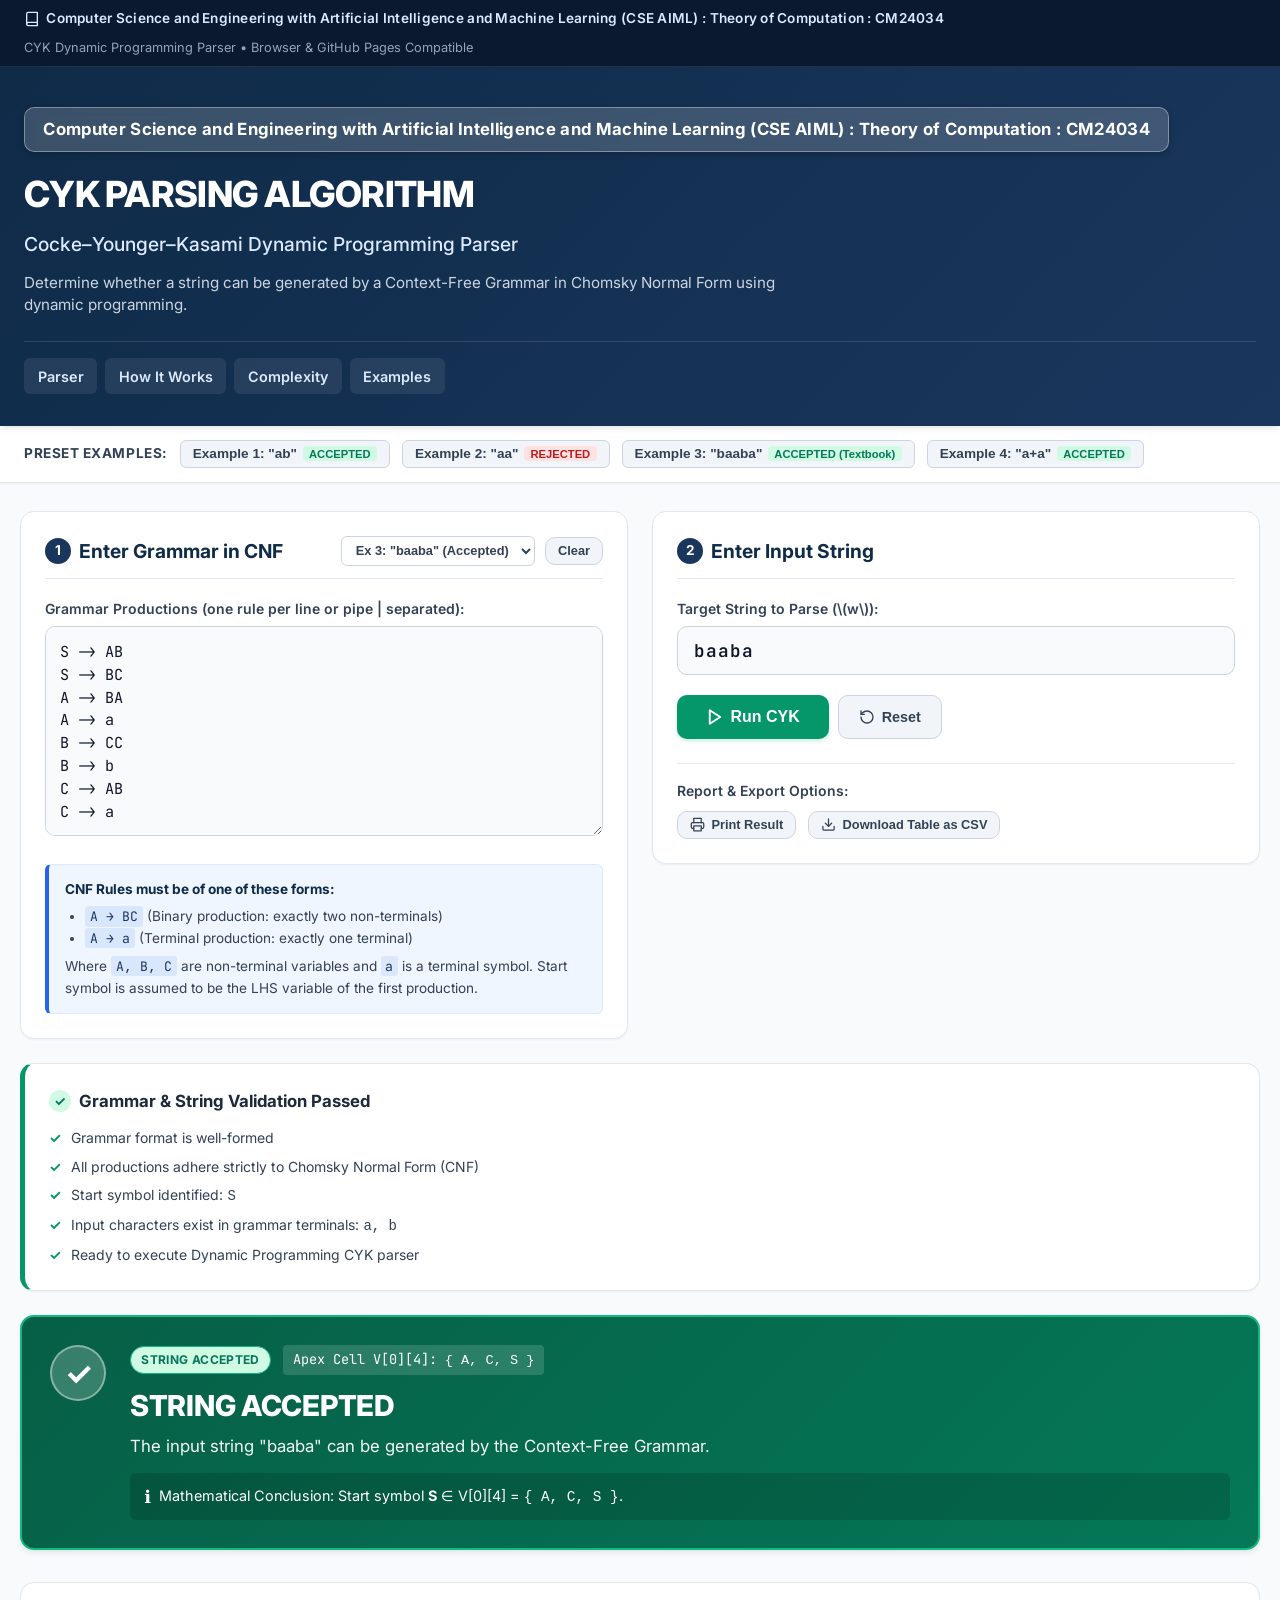
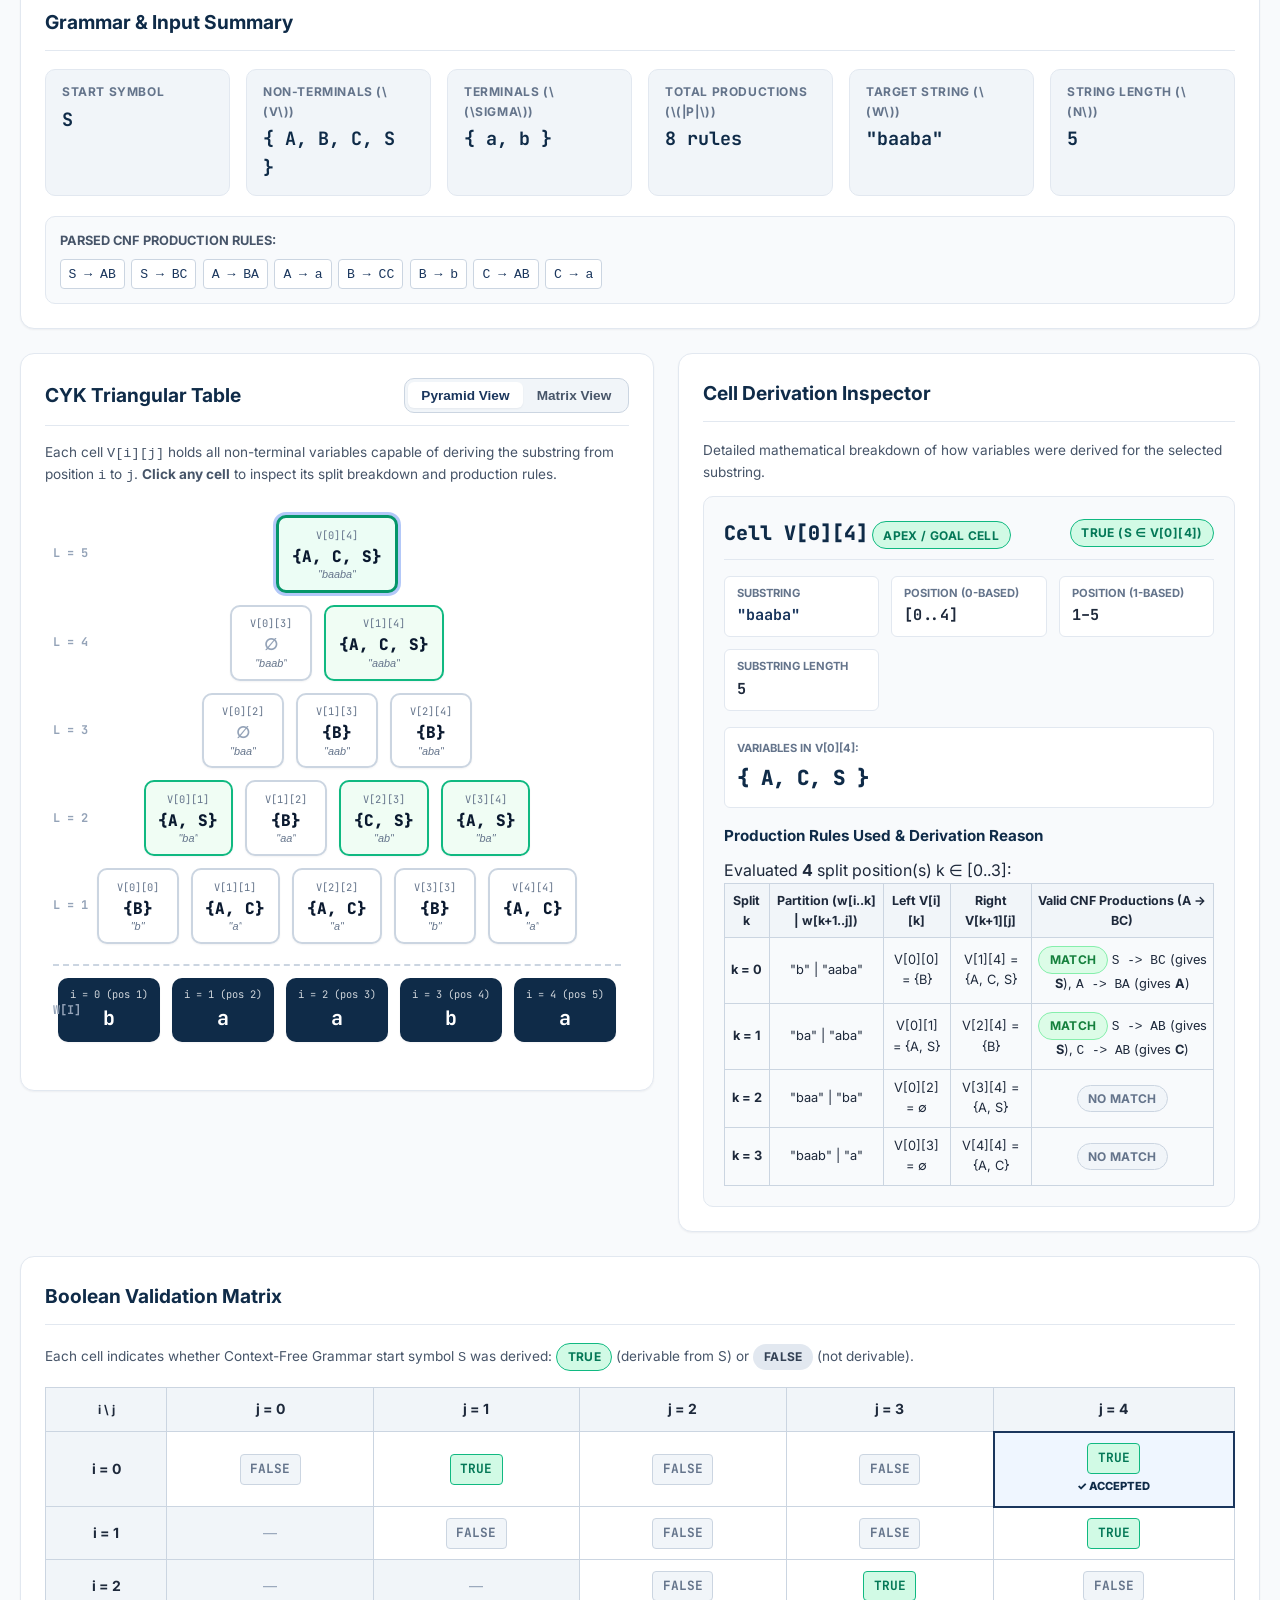
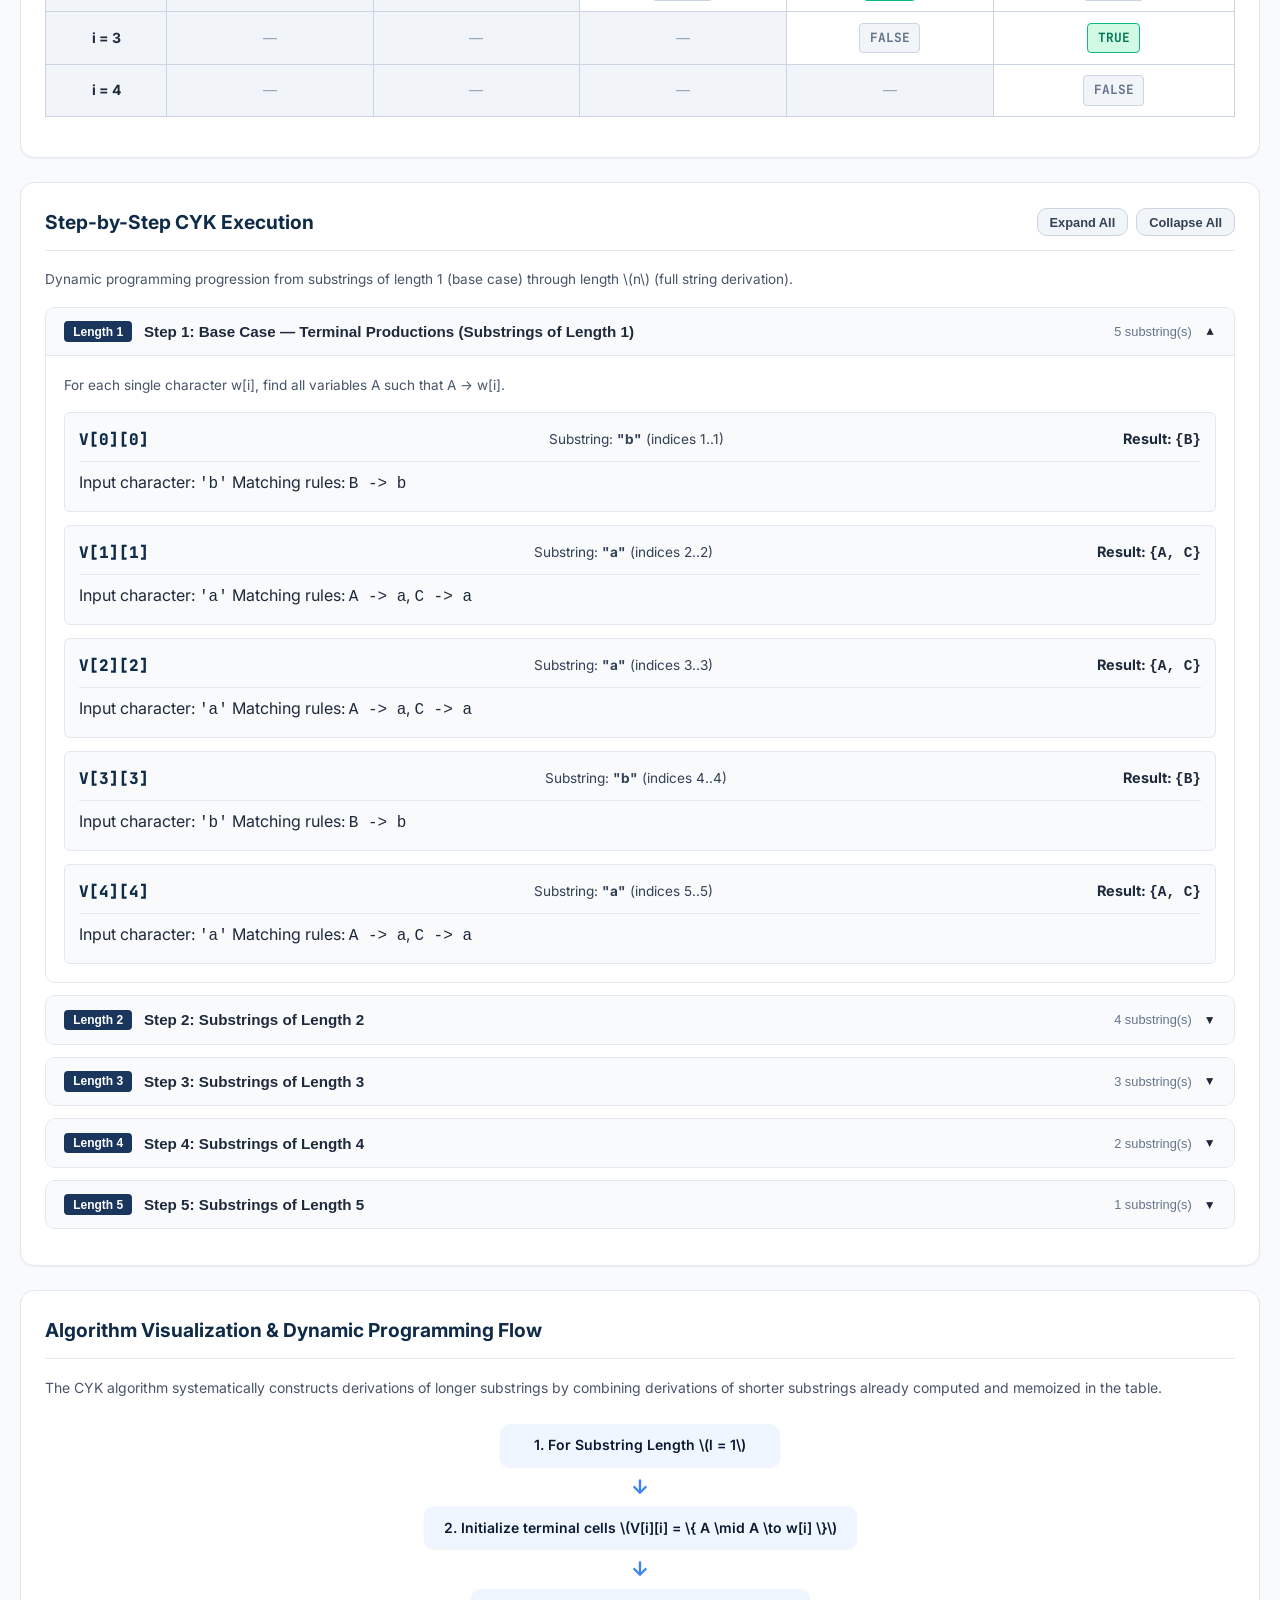
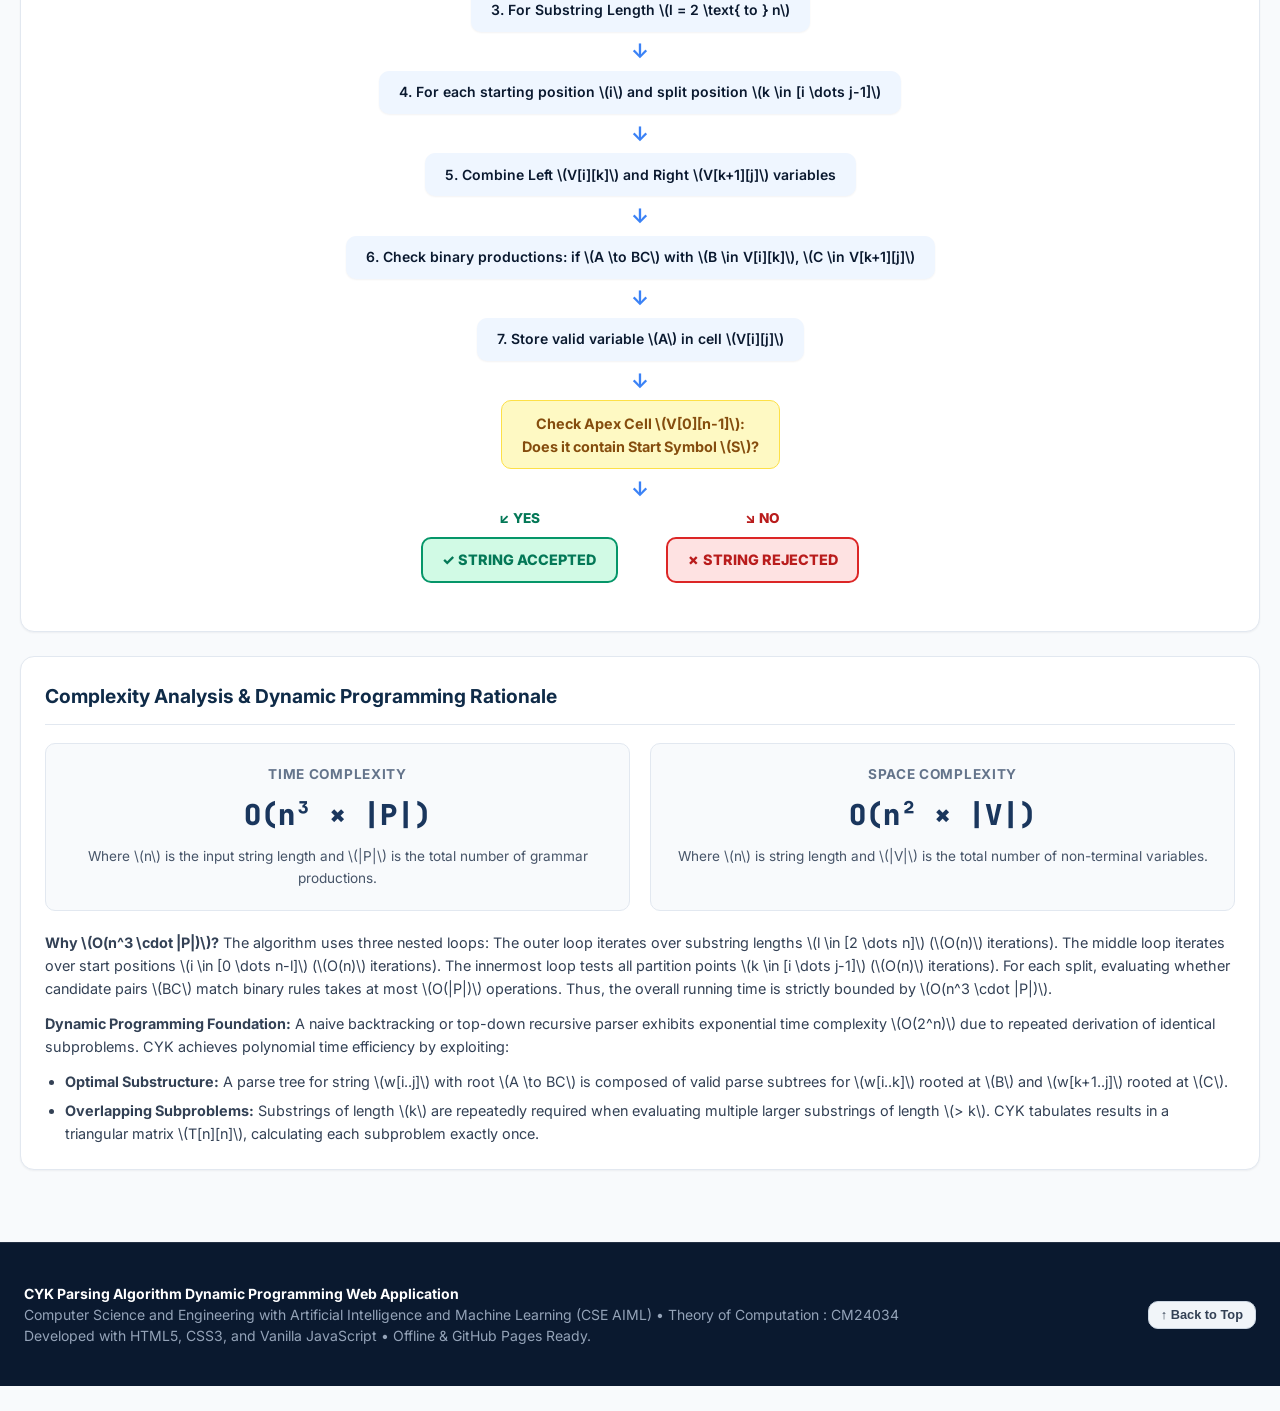
<file: index.html>
<!DOCTYPE html>
<html lang="en">
<head>
  <meta charset="UTF-8">
  <meta name="viewport" content="width=device-width, initial-scale=1.0">
  <title>Computer Science and Engineering with Artificial Intelligence and Machine Learning (CSE AIML) : Theory of Computation : CM24034</title>
  <link rel="stylesheet" href="style.css?v=2">
  <link rel="preconnect" href="https://fonts.googleapis.com">
  <link rel="preconnect" href="https://fonts.gstatic.com" crossorigin>
  <link href="https://fonts.googleapis.com/css2?family=Inter:wght@400;500;600;700;800&family=JetBrains+Mono:wght@400;500;600;700&display=swap" rel="stylesheet">
</head>
<body>

  <!-- Academic Department Header Bar -->
  <aside class="college-header-bar" aria-label="Course and Department Info">
    <div class="college-header-inner">
      <span class="course-tag">
        <svg width="16" height="16" viewBox="0 0 24 24" fill="none" stroke="currentColor" stroke-width="2" stroke-linecap="round" stroke-linejoin="round" aria-hidden="true"><path d="M4 19.5A2.5 2.5 0 0 1 6.5 17H20"></path><path d="M6.5 2H20v20H6.5A2.5 2.5 0 0 1 4 19.5v-15A2.5 2.5 0 0 1 6.5 2z"></path></svg>
        Computer Science and Engineering with Artificial Intelligence and Machine Learning (CSE AIML) : Theory of Computation : CM24034
      </span>
      <span class="project-affiliation">CYK Dynamic Programming Parser &bull; Browser &amp; GitHub Pages Compatible</span>
    </div>
  </aside>

  <!-- HEADER -->
  <header class="site-header">
    <div class="header-container">
      <div class="site-title-wrap">
        <div class="dept-course-title">
          Computer Science and Engineering with Artificial Intelligence and Machine Learning (CSE AIML) : Theory of Computation : CM24034
        </div>
        <h1 class="main-title">CYK PARSING ALGORITHM</h1>
        <p class="subtitle">Cocke–Younger–Kasami Dynamic Programming Parser</p>
        <p class="header-description">
          Determine whether a string can be generated by a Context-Free Grammar in Chomsky Normal Form using dynamic programming.
        </p>
      </div>

      <!-- Navigation -->
      <nav class="main-nav" aria-label="Main Navigation">
        <a href="#parser-section" class="nav-link">Parser</a>
        <a href="#how-it-works-section" class="nav-link">How It Works</a>
        <a href="#complexity-section" class="nav-link">Complexity</a>
        <a href="#examples-section" class="nav-link">Examples</a>
      </nav>
    </div>
  </header>

  <!-- SECTION 13: PRESET EXAMPLE BUTTONS BAR -->
  <section class="preset-bar" id="examples-section" aria-label="Preset Examples">
    <div class="preset-container">
      <span class="preset-label">Preset Examples:</span>
      <button type="button" class="btn-preset" data-preset="example1" title="S->AB, A->a, B->b with 'ab'">
        Example 1: "ab" <span class="preset-badge badge-acc">ACCEPTED</span>
      </button>
      <button type="button" class="btn-preset" data-preset="example2" title="S->AB, A->a, B->b with 'aa'">
        Example 2: "aa" <span class="preset-badge badge-rej">REJECTED</span>
      </button>
      <button type="button" class="btn-preset" data-preset="example3" title="Classic 4-variable textbook grammar with 'baaba'">
        Example 3: "baaba" <span class="preset-badge badge-acc">ACCEPTED (Textbook)</span>
      </button>
      <button type="button" class="btn-preset" data-preset="example4" title="Arithmetic expression grammar with 'a+a'">
        Example 4: "a+a" <span class="preset-badge badge-acc">ACCEPTED</span>
      </button>
    </div>
  </section>

  <!-- MAIN APPLICATION CONTENT -->
  <main class="main-content" id="parser-section">

    <!-- INPUT CARDS (TWO COLUMN GRID) -->
    <div class="two-col-grid">

      <!-- SECTION 1: GRAMMAR INPUT -->
      <div class="card">
        <div class="card-header">
          <h2 class="card-title">
            <span class="card-title-num">1</span>
            Enter Grammar in CNF
          </h2>
          <div class="btn-group" style="align-items: center;">
            <select id="presetSelect" class="preset-dropdown" aria-label="Select Preset Example" style="padding: 0.35rem 0.6rem; border-radius: var(--border-radius-sm); border: 1px solid var(--neutral-300); font-size: 0.8rem; background: var(--white); font-weight: 600; color: var(--neutral-700);">
              <option value="">-- Load Preset --</option>
              <option value="example1">Ex 1: "ab" (Accepted)</option>
              <option value="example2">Ex 2: "aa" (Rejected)</option>
              <option value="example3" selected>Ex 3: "baaba" (Accepted)</option>
              <option value="example4">Ex 4: "a+a" (Accepted)</option>
            </select>
            <button type="button" class="btn btn-secondary btn-sm" id="btnClear">Clear</button>
          </div>
        </div>

        <div class="form-group">
          <label for="grammarInput" class="form-label">Grammar Productions (one rule per line or pipe | separated):</label>
          <textarea id="grammarInput" class="grammar-textarea" spellcheck="false" placeholder="S -> AB&#10;S -> BC&#10;A -> BA&#10;A -> a&#10;B -> CC&#10;B -> b&#10;C -> AB&#10;C -> a"></textarea>
        </div>

        <!-- CNF Rules Information Box -->
        <div class="info-box">
          <strong>CNF Rules must be of one of these forms:</strong>
          <ul>
            <li><code>A &rarr; BC</code> (Binary production: exactly two non-terminals)</li>
            <li><code>A &rarr; a</code> (Terminal production: exactly one terminal)</li>
          </ul>
          <p style="margin-top: 0.4rem;">
            Where <code>A, B, C</code> are non-terminal variables and <code>a</code> is a terminal symbol. Start symbol is assumed to be the LHS variable of the first production.
          </p>
        </div>
      </div>

      <!-- SECTION 2: STRING INPUT & CONTROLS -->
      <div class="card">
        <div class="card-header">
          <h2 class="card-title">
            <span class="card-title-num">2</span>
            Enter Input String
          </h2>
        </div>

        <div class="form-group">
          <label for="stringInput" class="form-label">Target String to Parse (\(w\)):</label>
          <div class="string-input-wrap">
            <input type="text" id="stringInput" class="string-input" placeholder="Enter string, e.g. baaba" value="baaba" autocomplete="off" spellcheck="false">
          </div>
        </div>

        <div class="btn-group" style="margin-top: 1rem;">
          <button type="button" class="btn btn-run" id="btnRun">
            <svg width="18" height="18" viewBox="0 0 24 24" fill="none" stroke="currentColor" stroke-width="2.5" stroke-linecap="round" stroke-linejoin="round" aria-hidden="true"><polygon points="5 3 19 12 5 21 5 3"></polygon></svg>
            Run CYK
          </button>
          <button type="button" class="btn btn-secondary" id="btnReset">
            <svg width="16" height="16" viewBox="0 0 24 24" fill="none" stroke="currentColor" stroke-width="2" stroke-linecap="round" stroke-linejoin="round" aria-hidden="true"><path d="M3 12a9 9 0 1 0 9-9 9.75 9.75 0 0 0-6.74 2.74L3 8"></path><path d="M3 3v5h5"></path></svg>
            Reset
          </button>
        </div>

        <!-- SECTION 14: EXPORT & PRESENTATION FEATURES -->
        <div style="margin-top: 1.5rem; padding-top: 1rem; border-top: 1px solid var(--neutral-200);">
          <label class="form-label" style="margin-bottom: 0.5rem;">Report &amp; Export Options:</label>
          <div class="action-buttons-wrap">
            <button type="button" class="btn btn-secondary btn-sm" id="btnPrint" title="Print academic project report or export to PDF">
              <svg width="15" height="15" viewBox="0 0 24 24" fill="none" stroke="currentColor" stroke-width="2" stroke-linecap="round" stroke-linejoin="round" aria-hidden="true"><polyline points="6 9 6 2 18 2 18 9"></polyline><path d="M6 18H4a2 2 0 0 1-2-2v-5a2 2 0 0 1 2-2h16a2 2 0 0 1 2 2v5a2 2 0 0 1-2 2h-2"></path><rect x="6" y="14" width="12" height="8"></rect></svg>
              Print Result
            </button>
            <button type="button" class="btn btn-secondary btn-sm" id="btnDownloadCSV" title="Download CYK dynamic programming table as CSV">
              <svg width="15" height="15" viewBox="0 0 24 24" fill="none" stroke="currentColor" stroke-width="2" stroke-linecap="round" stroke-linejoin="round" aria-hidden="true"><path d="M21 15v4a2 2 0 0 1-2 2H5a2 2 0 0 1-2-2v-4"></path><polyline points="7 10 12 15 17 10"></polyline><line x1="12" y1="15" x2="12" y2="3"></line></svg>
              Download Table as CSV
            </button>
          </div>
        </div>

      </div>
    </div>

    <!-- SECTION 3: INPUT VALIDATION CARD -->
    <div id="validationCard" class="card validation-card hidden">
      <div id="validationList"></div>
    </div>

    <!-- DYNAMIC OUTPUT SECTION (HIDDEN UNTIL VALID RUN) -->
    <div id="outputSection" class="hidden">

      <!-- SECTION 12: RESULT CARD (PROMINENT BANNER) -->
      <section id="resultBanner" class="result-banner accepted" aria-live="polite">
        <!-- Rendered dynamically by script.js -->
      </section>

      <!-- SECTION 4: GRAMMAR SUMMARY -->
      <section class="card" id="summaryCard">
        <div class="card-header">
          <h2 class="card-title">Grammar &amp; Input Summary</h2>
        </div>
        <div class="summary-grid">
          <div class="summary-metric">
            <span class="metric-label">Start Symbol</span>
            <span class="metric-value" id="summaryStartSymbol">S</span>
          </div>
          <div class="summary-metric">
            <span class="metric-label">Non-Terminals (\(V\))</span>
            <span class="metric-value" id="summaryNonTerminals">{ S, A, B, C }</span>
          </div>
          <div class="summary-metric">
            <span class="metric-label">Terminals (\(\Sigma\))</span>
            <span class="metric-value" id="summaryTerminals">{ a, b }</span>
          </div>
          <div class="summary-metric">
            <span class="metric-label">Total Productions (\(|P|\))</span>
            <span class="metric-value" id="summaryProdCount">8 rules</span>
          </div>
          <div class="summary-metric">
            <span class="metric-label">Target String (\(w\))</span>
            <span class="metric-value" id="summaryString">"baaba"</span>
          </div>
          <div class="summary-metric">
            <span class="metric-label">String Length (\(n\))</span>
            <span class="metric-value" id="summaryStringLen">5</span>
          </div>
        </div>

        <div class="summary-rules-box">
          <span class="field-label">Parsed CNF Production Rules:</span>
          <div class="productions-badges-wrap" id="summaryProductionsList"></div>
        </div>
      </section>

      <!-- SECTION 5: CYK TRIANGULAR TABLE & CELL INSPECTOR -->
      <div class="two-col-grid" style="margin-bottom: 1.5rem;">
        
        <!-- CYK TABLE CARD -->
        <section class="card" style="margin-bottom: 0;">
          <div class="card-header table-section-header">
            <h2 class="card-title">
              CYK Triangular Table
            </h2>
            <div class="view-toggle-btns" role="tablist">
              <button type="button" class="toggle-btn active" id="viewPyramidBtn" role="tab" aria-selected="true">Pyramid View</button>
              <button type="button" class="toggle-btn" id="viewMatrixBtn" role="tab" aria-selected="false">Matrix View</button>
            </div>
          </div>

          <p style="font-size: 0.85rem; color: var(--neutral-600); margin-bottom: 0.75rem;">
            Each cell <code>V[i][j]</code> holds all non-terminal variables capable of deriving the substring from position <code>i</code> to <code>j</code>. <strong>Click any cell</strong> to inspect its split breakdown and production rules.
          </p>

          <!-- Pyramid Container -->
          <div class="pyramid-scroll-wrap" id="pyramidContainer">
            <!-- Dynamically populated -->
          </div>

          <!-- Matrix Table Container (Hidden by default) -->
          <div id="matrixContainer" class="hidden">
            <!-- Dynamically populated -->
          </div>
        </section>

        <!-- CELL INSPECTOR CARD -->
        <section class="card" style="margin-bottom: 0;">
          <div class="card-header">
            <h2 class="card-title">
              Cell Derivation Inspector
            </h2>
          </div>
          <p style="font-size: 0.85rem; color: var(--neutral-600); margin-bottom: 0.75rem;">
            Detailed mathematical breakdown of how variables were derived for the selected substring.
          </p>
          <div id="cellInspector">
            <!-- Dynamically populated -->
          </div>
        </section>

      </div>

      <!-- SECTION 6: BOOLEAN VALIDATION MATRIX -->
      <section class="card">
        <div class="card-header">
          <h2 class="card-title">Boolean Validation Matrix</h2>
        </div>
        <div id="booleanMatrixContainer">
          <!-- Dynamically populated -->
        </div>
      </section>

      <!-- SECTION 7: STEP-BY-STEP CYK EXECUTION -->
      <section class="card">
        <div class="card-header">
          <h2 class="card-title">Step-by-Step CYK Execution</h2>
          <div class="trace-controls">
            <button type="button" class="btn btn-secondary btn-sm" id="btnExpandAll">Expand All</button>
            <button type="button" class="btn btn-secondary btn-sm" id="btnCollapseAll">Collapse All</button>
          </div>
        </div>
        <p style="font-size: 0.85rem; color: var(--neutral-600); margin-bottom: 1rem;">
          Dynamic programming progression from substrings of length 1 (base case) through length \(n\) (full string derivation).
        </p>
        <div id="traceAccordion">
          <!-- Dynamically populated -->
        </div>
      </section>

    </div>

    <!-- ACADEMIC & THEORETICAL SECTIONS -->

    <!-- SECTION 8: ALGORITHM VISUALIZATION FLOWCHART -->
    <section class="card" id="how-it-works-section">
      <div class="card-header">
        <h2 class="card-title">Algorithm Visualization &amp; Dynamic Programming Flow</h2>
      </div>
      <p style="font-size: 0.875rem; color: var(--neutral-600);">
        The CYK algorithm systematically constructs derivations of longer substrings by combining derivations of shorter substrings already computed and memoized in the table.
      </p>

      <div class="flowchart-wrapper" aria-label="CYK Algorithm Flowchart">
        <div class="flow-step">1. For Substring Length \(l = 1\)</div>
        <div class="flow-arrow">&darr;</div>
        <div class="flow-step">2. Initialize terminal cells \(V[i][i] = \{ A \mid A \to w[i] \}\)</div>
        <div class="flow-arrow">&darr;</div>
        <div class="flow-step">3. For Substring Length \(l = 2 \text{ to } n\)</div>
        <div class="flow-arrow">&darr;</div>
        <div class="flow-step">4. For each starting position \(i\) and split position \(k \in [i \dots j-1]\)</div>
        <div class="flow-arrow">&darr;</div>
        <div class="flow-step">5. Combine Left \(V[i][k]\) and Right \(V[k+1][j]\) variables</div>
        <div class="flow-arrow">&darr;</div>
        <div class="flow-step">6. Check binary productions: if \(A \to BC\) with \(B \in V[i][k]\), \(C \in V[k+1][j]\)</div>
        <div class="flow-arrow">&darr;</div>
        <div class="flow-step">7. Store valid variable \(A\) in cell \(V[i][j]\)</div>
        <div class="flow-arrow">&darr;</div>
        <div class="flow-decision">Check Apex Cell \(V[0][n-1]\):<br>Does it contain Start Symbol \(S\)?</div>
        <div class="flow-arrow">&darr;</div>
        <div class="flow-branches">
          <div class="flow-branch">
            <span class="flow-branch-label yes">&swarr; YES</span>
            <div class="flow-terminal acc">&check; STRING ACCEPTED</div>
          </div>
          <div class="flow-branch">
            <span class="flow-branch-label no">&searr; NO</span>
            <div class="flow-terminal rej">&cross; STRING REJECTED</div>
          </div>
        </div>
      </div>
    </section>



    <!-- SECTION 11: COMPLEXITY ANALYSIS -->
    <section class="card" id="complexity-section">
      <div class="card-header">
        <h2 class="card-title">Complexity Analysis &amp; Dynamic Programming Rationale</h2>
      </div>

      <div class="complexity-grid">
        <div class="complexity-card">
          <div class="complexity-title">Time Complexity</div>
          <div class="complexity-formula">O(n&sup3; &times; |P|)</div>
          <p class="complexity-desc">
            Where \(n\) is the input string length and \(|P|\) is the total number of grammar productions.
          </p>
        </div>

        <div class="complexity-card">
          <div class="complexity-title">Space Complexity</div>
          <div class="complexity-formula">O(n&sup2; &times; |V|)</div>
          <p class="complexity-desc">
            Where \(n\) is string length and \(|V|\) is the total number of non-terminal variables.
          </p>
        </div>
      </div>

      <div class="complexity-details">
        <p>
          <strong>Why \(O(n^3 \cdot |P|)\)?</strong>
          The algorithm uses three nested loops:
          The outer loop iterates over substring lengths \(l \in [2 \dots n]\) (\(O(n)\) iterations).
          The middle loop iterates over start positions \(i \in [0 \dots n-l]\) (\(O(n)\) iterations).
          The innermost loop tests all partition points \(k \in [i \dots j-1]\) (\(O(n)\) iterations).
          For each split, evaluating whether candidate pairs \(BC\) match binary rules takes at most \(O(|P|)\) operations.
          Thus, the overall running time is strictly bounded by \(O(n^3 \cdot |P|)\).
        </p>
        <p>
          <strong>Dynamic Programming Foundation:</strong>
          A naive backtracking or top-down recursive parser exhibits exponential time complexity \(O(2^n)\) due to repeated derivation of identical subproblems. CYK achieves polynomial time efficiency by exploiting:
        </p>
        <ul style="padding-left: 1.25rem; display: grid; gap: 0.4rem;">
          <li><strong>Optimal Substructure:</strong> A parse tree for string \(w[i..j]\) with root \(A \to BC\) is composed of valid parse subtrees for \(w[i..k]\) rooted at \(B\) and \(w[k+1..j]\) rooted at \(C\).</li>
          <li><strong>Overlapping Subproblems:</strong> Substrings of length \(k\) are repeatedly required when evaluating multiple larger substrings of length \(> k\). CYK tabulates results in a triangular matrix \(T[n][n]\), calculating each subproblem exactly once.</li>
        </ul>
      </div>
    </section>

  </main>

  <!-- FOOTER -->
  <footer class="site-footer">
    <div class="footer-container">
      <div class="footer-meta">
        <strong>CYK Parsing Algorithm Dynamic Programming Web Application</strong><br>
        Computer Science and Engineering with Artificial Intelligence and Machine Learning (CSE AIML) &bull; Theory of Computation : CM24034<br>
        Developed with HTML5, CSS3, and Vanilla JavaScript &bull; Offline &amp; GitHub Pages Ready.
      </div>
      <div>
        <button type="button" class="btn btn-secondary btn-sm" onclick="window.scrollTo({top: 0, behavior: 'smooth'})">
          &uarr; Back to Top
        </button>
      </div>
    </div>
  </footer>

  <!-- Main Application Logic -->
  <script src="script.js"></script>
</body>
</html>
</file>
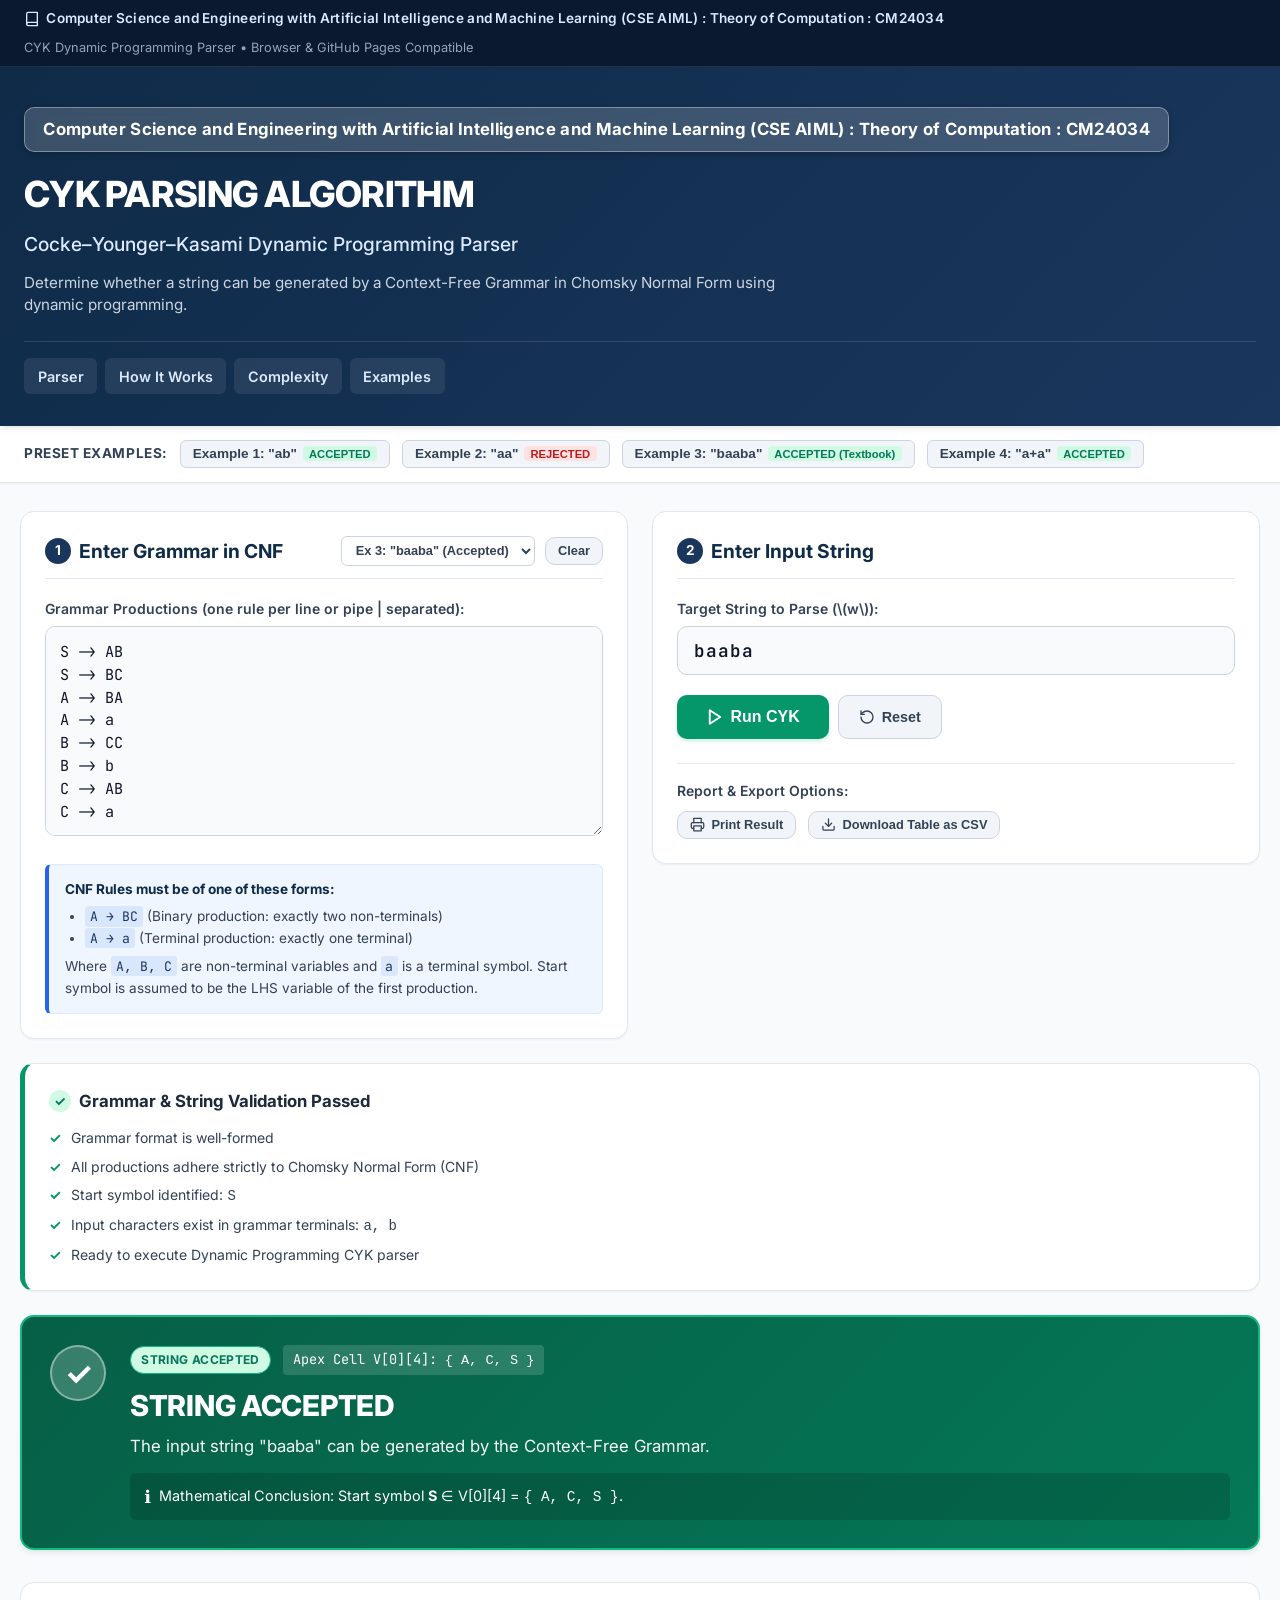
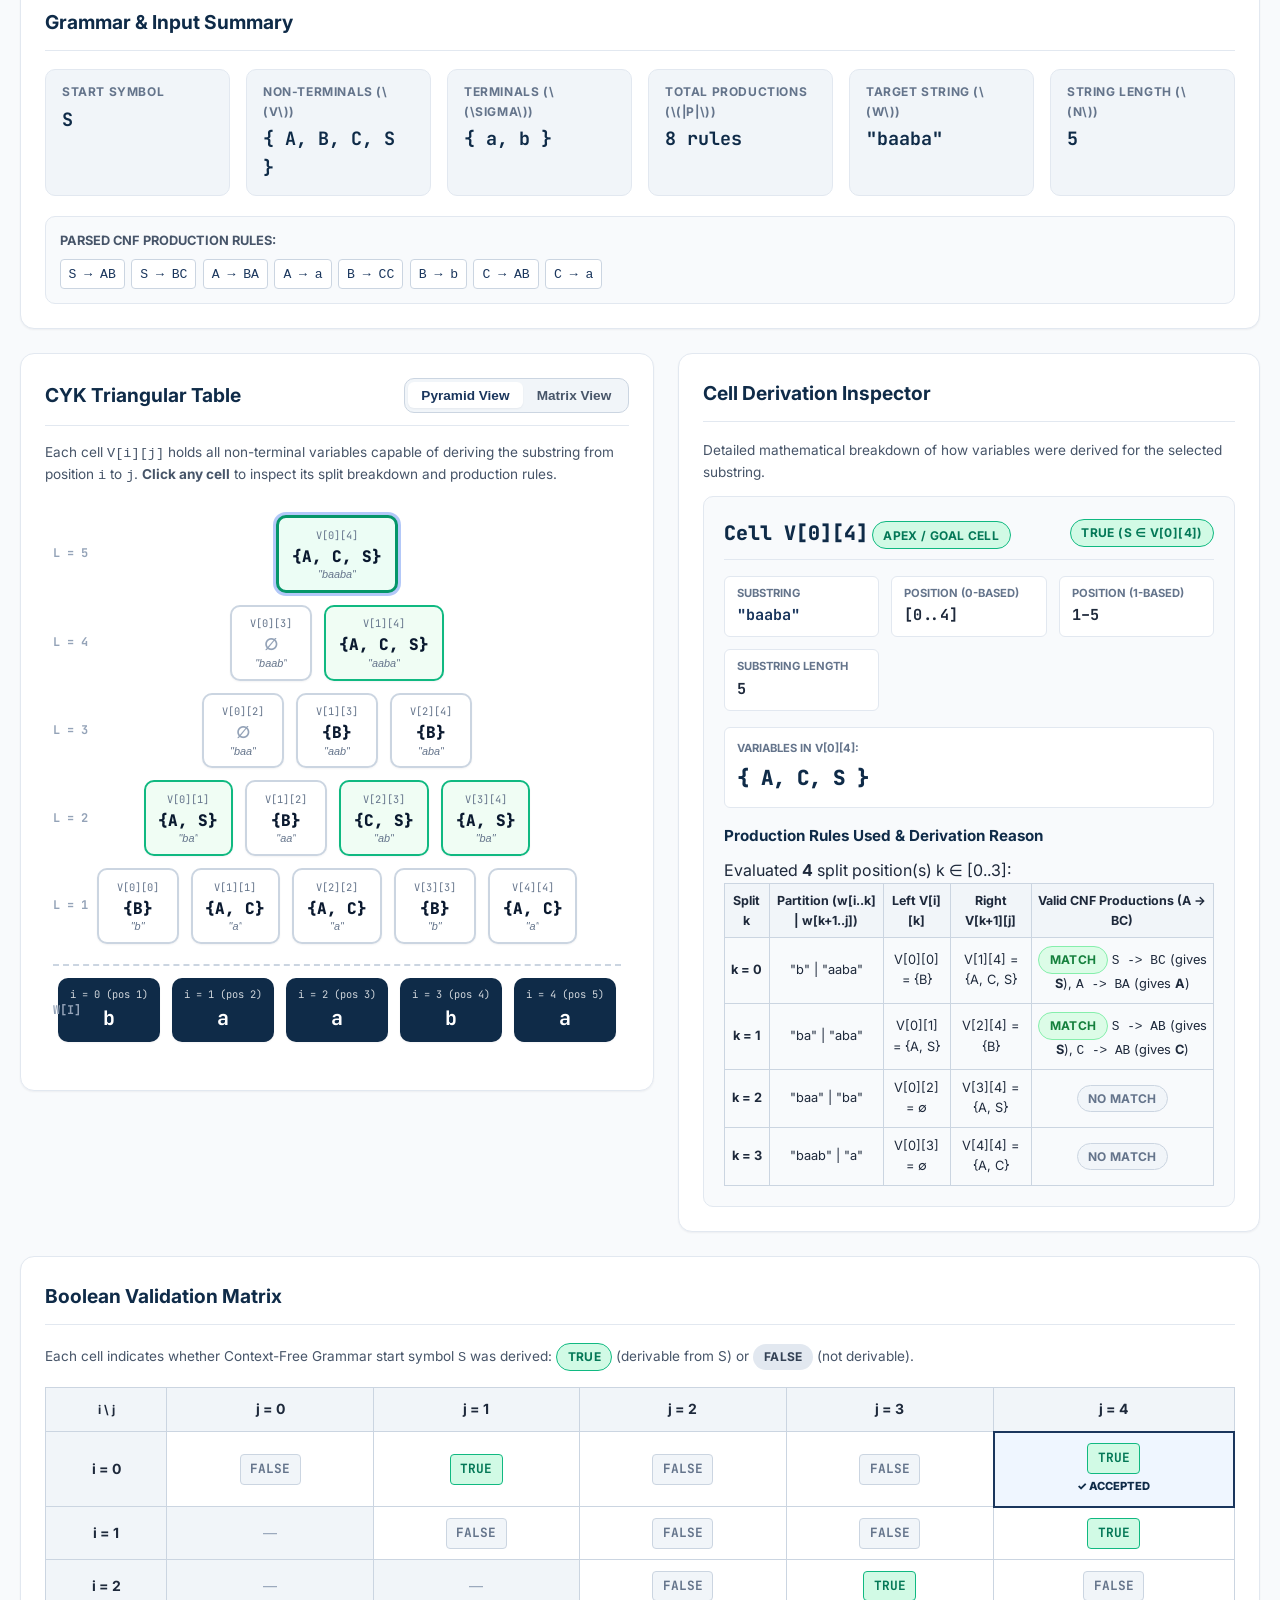
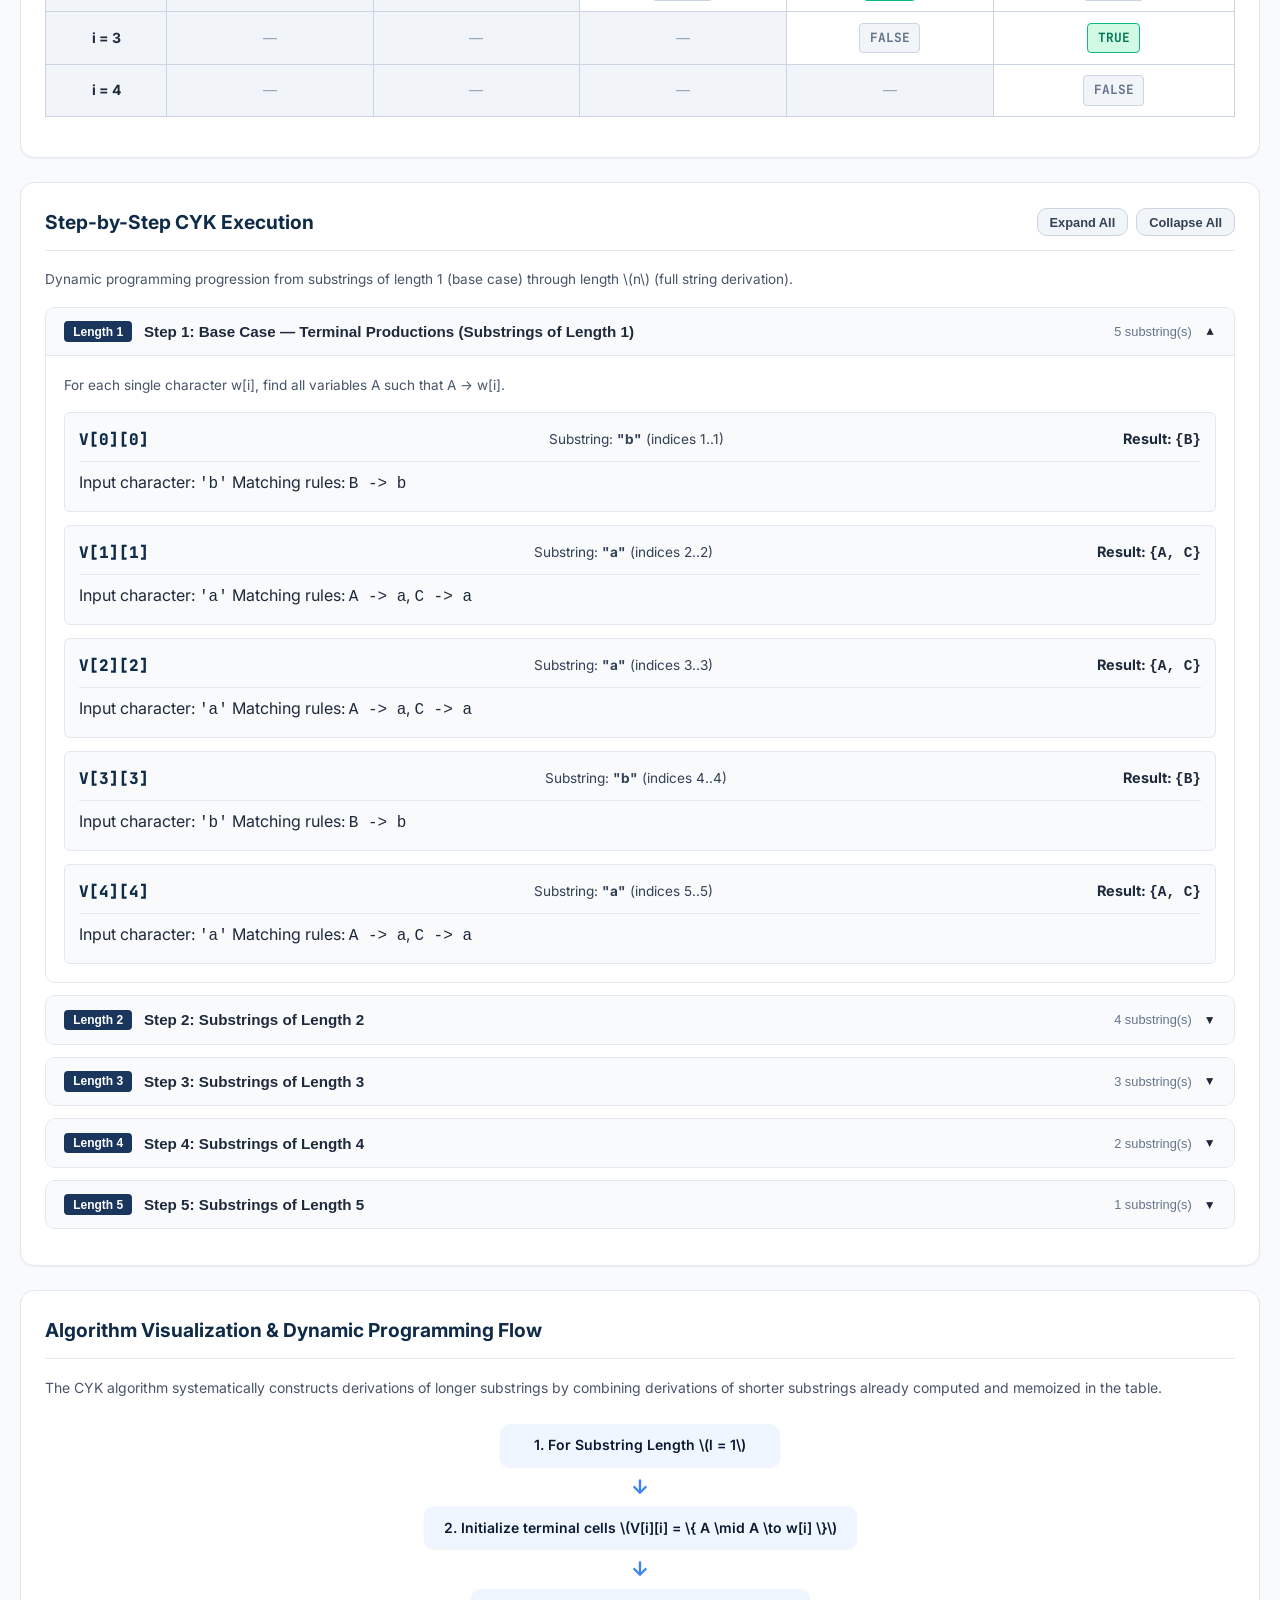
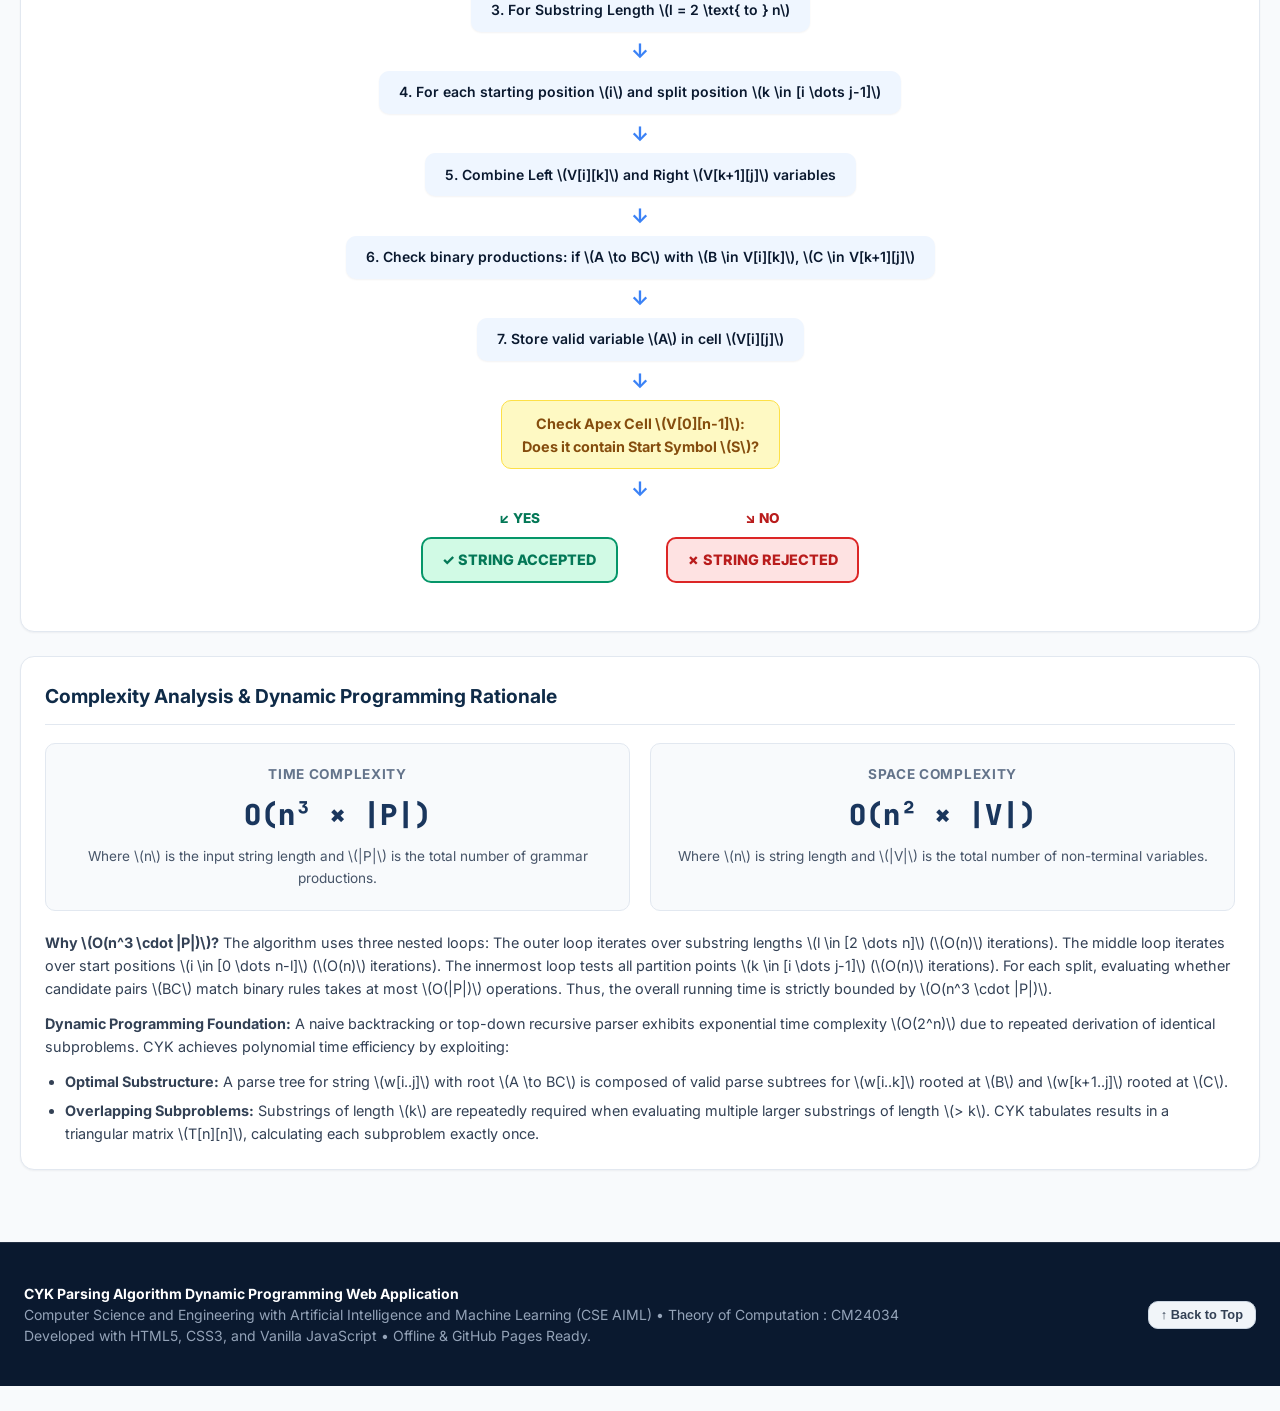
<file: standalone.html>
<!DOCTYPE html>
<html lang="en">
<head>
  <meta charset="UTF-8">
  <meta name="viewport" content="width=device-width, initial-scale=1.0">
  <title>Computer Science and Engineering with Artificial Intelligence and Machine Learning (CSE AIML) : Theory of Computation : CM24034</title>
  <style>
/* ==========================================================================
   CYK Parsing Algorithm — Academic DAA Mini-Project Stylesheet
   Theme: Academic Dark Blue / Slate / Clean White
   ========================================================================== */

:root {
  --primary-900: #0a192f;
  --primary-800: #0f2b48;
  --primary-700: #1a365d;
  --primary-600: #2563eb;
  --primary-500: #3b82f6;
  --primary-100: #dbeafe;
  --primary-50: #eff6ff;

  --accent-green-700: #047857;
  --accent-green-600: #059669;
  --accent-green-500: #10b981;
  --accent-green-100: #d1fae5;
  --accent-green-50: #ecfdf5;

  --accent-red-700: #b91c1c;
  --accent-red-600: #dc2626;
  --accent-red-500: #ef4444;
  --accent-red-100: #fee2e2;
  --accent-red-50: #fef2f2;

  --neutral-900: #0f172a;
  --neutral-800: #1e293b;
  --neutral-700: #334155;
  --neutral-600: #475569;
  --neutral-500: #64748b;
  --neutral-400: #94a3b8;
  --neutral-300: #cbd5e1;
  --neutral-200: #e2e8f0;
  --neutral-100: #f1f5f9;
  --neutral-50: #f8fafc;
  --white: #ffffff;

  --border-radius-sm: 6px;
  --border-radius-md: 10px;
  --border-radius-lg: 14px;
  --border-radius-xl: 18px;

  --shadow-sm: 0 1px 2px 0 rgba(15, 23, 42, 0.05);
  --shadow-md: 0 4px 6px -1px rgba(15, 23, 42, 0.08), 0 2px 4px -2px rgba(15, 23, 42, 0.05);
  --shadow-lg: 0 10px 15px -3px rgba(15, 23, 42, 0.08), 0 4px 6px -4px rgba(15, 23, 42, 0.05);
  --shadow-xl: 0 20px 25px -5px rgba(15, 23, 42, 0.1), 0 8px 10px -6px rgba(15, 23, 42, 0.05);

  --font-sans: 'Inter', system-ui, -apple-system, BlinkMacSystemFont, "Segoe UI", Roboto, "Helvetica Neue", Arial, sans-serif;
  --font-mono: 'JetBrains Mono', 'Fira Code', 'Consolas', 'Courier New', monospace;
}

/* Reset & Global */
*, *::before, *::after {
  box-sizing: border-box;
  margin: 0;
  padding: 0;
}

html {
  scroll-behavior: smooth;
  font-size: 16px;
}

body {
  font-family: var(--font-sans);
  background-color: var(--neutral-50);
  color: var(--neutral-800);
  line-height: 1.6;
  min-height: 100vh;
  display: flex;
  flex-direction: column;
}

/* Academic Top Banner */
.college-header-bar {
  background: var(--primary-900);
  color: var(--neutral-300);
  padding: 0.5rem 1.5rem;
  font-size: 0.85rem;
  border-bottom: 1px solid rgba(255, 255, 255, 0.1);
}

.college-header-inner {
  max-width: 1280px;
  margin: 0 auto;
  display: flex;
  justify-content: space-between;
  align-items: center;
  flex-wrap: wrap;
  gap: 0.5rem;
}

.course-tag {
  display: inline-flex;
  align-items: center;
  gap: 0.4rem;
  color: var(--primary-100);
  font-weight: 600;
  letter-spacing: 0.02em;
}

.project-affiliation {
  color: var(--neutral-400);
  font-size: 0.8rem;
}

/* Main Site Header */
.site-header {
  background: linear-gradient(135deg, var(--primary-800) 0%, var(--primary-700) 100%);
  color: var(--white);
  padding: 2.5rem 1.5rem 2rem;
  box-shadow: var(--shadow-md);
  position: relative;
}

.header-container {
  max-width: 1280px;
  margin: 0 auto;
}

.site-title-wrap {
  margin-bottom: 1.5rem;
}

.dept-course-title {
  display: inline-block;
  background: rgba(255, 255, 255, 0.18);
  border: 1px solid rgba(255, 255, 255, 0.35);
  color: #ffffff;
  font-size: 1.05rem;
  font-weight: 700;
  letter-spacing: 0.02em;
  padding: 0.5rem 1.15rem;
  border-radius: var(--border-radius-md);
  margin-bottom: 0.85rem;
  box-shadow: 0 2px 6px rgba(0, 0, 0, 0.2);
  backdrop-filter: blur(4px);
}

.academic-badge {
  display: inline-block;
  background: rgba(255, 255, 255, 0.15);
  border: 1px solid rgba(255, 255, 255, 0.25);
  color: var(--primary-50);
  font-size: 0.75rem;
  font-weight: 700;
  text-transform: uppercase;
  letter-spacing: 0.08em;
  padding: 0.25rem 0.75rem;
  border-radius: 9999px;
  margin-bottom: 0.75rem;
}

.main-title {
  font-size: 2.25rem;
  font-weight: 800;
  letter-spacing: -0.02em;
  margin-bottom: 0.35rem;
  color: var(--white);
}

.subtitle {
  font-size: 1.2rem;
  color: var(--primary-100);
  font-weight: 500;
  margin-bottom: 0.75rem;
}

.header-description {
  font-size: 0.95rem;
  color: var(--neutral-300);
  max-width: 800px;
  line-height: 1.5;
}

/* Navigation Bar */
.main-nav {
  display: flex;
  gap: 0.5rem;
  flex-wrap: wrap;
  padding-top: 1rem;
  border-top: 1px solid rgba(255, 255, 255, 0.12);
}

.nav-link {
  color: var(--primary-100);
  text-decoration: none;
  font-size: 0.9rem;
  font-weight: 600;
  padding: 0.4rem 0.85rem;
  border-radius: var(--border-radius-sm);
  transition: all 0.2s ease;
  background: rgba(255, 255, 255, 0.08);
}

.nav-link:hover {
  color: var(--white);
  background: rgba(255, 255, 255, 0.2);
  transform: translateY(-1px);
}

/* Preset Quick Bar */
.preset-bar {
  background: var(--white);
  border-bottom: 1px solid var(--neutral-200);
  padding: 0.85rem 1.5rem;
  box-shadow: var(--shadow-sm);
}

.preset-container {
  max-width: 1280px;
  margin: 0 auto;
  display: flex;
  align-items: center;
  gap: 0.75rem;
  flex-wrap: wrap;
}

.preset-label {
  font-size: 0.85rem;
  font-weight: 700;
  color: var(--neutral-700);
  text-transform: uppercase;
  letter-spacing: 0.04em;
}

.btn-preset {
  background: var(--neutral-100);
  border: 1px solid var(--neutral-300);
  color: var(--neutral-700);
  padding: 0.35rem 0.75rem;
  border-radius: var(--border-radius-sm);
  font-size: 0.85rem;
  font-weight: 600;
  cursor: pointer;
  transition: all 0.15s ease;
  display: inline-flex;
  align-items: center;
  gap: 0.35rem;
}

.btn-preset:hover {
  background: var(--primary-50);
  border-color: var(--primary-500);
  color: var(--primary-700);
  transform: translateY(-1px);
}

.btn-preset .preset-badge {
  font-size: 0.7rem;
  padding: 0.1rem 0.4rem;
  border-radius: 4px;
}

.badge-acc {
  background: var(--accent-green-100);
  color: var(--accent-green-700);
}

.badge-rej {
  background: var(--accent-red-100);
  color: var(--accent-red-700);
}

/* Layout Containers */
.main-content {
  flex: 1;
  max-width: 1280px;
  width: 100%;
  margin: 1.75rem auto 3rem;
  padding: 0 1.25rem;
}

.two-col-grid {
  display: grid;
  grid-template-columns: 1fr 1fr;
  gap: 1.5rem;
  align-items: start;
}

@media (max-width: 960px) {
  .two-col-grid {
    grid-template-columns: 1fr;
  }
}

/* Card Component */
.card {
  background: var(--white);
  border: 1px solid var(--neutral-200);
  border-radius: var(--border-radius-lg);
  box-shadow: var(--shadow-sm);
  padding: 1.5rem;
  margin-bottom: 1.5rem;
  transition: box-shadow 0.2s ease;
}

.card:hover {
  box-shadow: var(--shadow-md);
}

.card-header {
  display: flex;
  justify-content: space-between;
  align-items: center;
  margin-bottom: 1.15rem;
  padding-bottom: 0.75rem;
  border-bottom: 1px solid var(--neutral-200);
}

.card-title {
  font-size: 1.2rem;
  font-weight: 700;
  color: var(--primary-800);
  display: flex;
  align-items: center;
  gap: 0.5rem;
}

.card-title-num {
  display: inline-flex;
  align-items: center;
  justify-content: center;
  width: 26px;
  height: 26px;
  background: var(--primary-700);
  color: var(--white);
  border-radius: 50%;
  font-size: 0.85rem;
  font-weight: 700;
}

/* Form Controls */
.form-group {
  margin-bottom: 1.25rem;
}

.form-label {
  display: block;
  font-size: 0.875rem;
  font-weight: 600;
  color: var(--neutral-700);
  margin-bottom: 0.4rem;
}

.grammar-textarea {
  width: 100%;
  height: 210px;
  font-family: var(--font-mono);
  font-size: 0.95rem;
  padding: 0.85rem;
  border: 1px solid var(--neutral-300);
  border-radius: var(--border-radius-md);
  background-color: var(--neutral-50);
  color: var(--neutral-900);
  resize: vertical;
  line-height: 1.5;
  transition: all 0.2s ease;
}

.grammar-textarea:focus,
.string-input:focus {
  outline: none;
  border-color: var(--primary-600);
  background-color: var(--white);
  box-shadow: 0 0 0 3px rgba(37, 99, 235, 0.15);
}

.string-input-wrap {
  display: flex;
  gap: 0.75rem;
}

.string-input {
  flex: 1;
  font-family: var(--font-mono);
  font-size: 1.1rem;
  padding: 0.75rem 1rem;
  border: 1px solid var(--neutral-300);
  border-radius: var(--border-radius-md);
  background-color: var(--neutral-50);
  color: var(--neutral-900);
  letter-spacing: 0.05em;
  font-weight: 600;
}

/* Buttons */
.btn-group {
  display: flex;
  gap: 0.6rem;
  flex-wrap: wrap;
}

.btn {
  display: inline-flex;
  align-items: center;
  justify-content: center;
  gap: 0.4rem;
  padding: 0.65rem 1.25rem;
  font-size: 0.9rem;
  font-weight: 600;
  border-radius: var(--border-radius-md);
  cursor: pointer;
  transition: all 0.18s ease;
  border: 1px solid transparent;
}

.btn-primary {
  background: var(--primary-700);
  color: var(--white);
  box-shadow: 0 2px 4px rgba(26, 54, 93, 0.2);
}

.btn-primary:hover {
  background: var(--primary-800);
  box-shadow: 0 4px 8px rgba(26, 54, 93, 0.25);
  transform: translateY(-1px);
}

.btn-secondary {
  background: var(--neutral-100);
  color: var(--neutral-700);
  border-color: var(--neutral-300);
}

.btn-secondary:hover {
  background: var(--neutral-200);
  color: var(--neutral-900);
}

.btn-run {
  background: var(--accent-green-600);
  color: var(--white);
  font-size: 1rem;
  padding: 0.75rem 1.75rem;
  box-shadow: 0 2px 4px rgba(5, 150, 105, 0.2);
}

.btn-run:hover {
  background: var(--accent-green-700);
  transform: translateY(-1px);
}

.btn-sm {
  padding: 0.35rem 0.75rem;
  font-size: 0.8rem;
}

/* Info Callout Box */
.info-box {
  background-color: var(--primary-50);
  border: 1px solid var(--primary-100);
  border-left: 4px solid var(--primary-600);
  border-radius: var(--border-radius-sm);
  padding: 0.85rem 1rem;
  margin-top: 1rem;
  font-size: 0.85rem;
  color: var(--neutral-700);
}

.info-box strong {
  color: var(--primary-800);
  display: block;
  margin-bottom: 0.25rem;
}

.info-box ul {
  padding-left: 1.25rem;
  margin-top: 0.35rem;
}

.info-box code {
  font-family: var(--font-mono);
  background: rgba(37, 99, 235, 0.1);
  padding: 0.1rem 0.3rem;
  border-radius: 3px;
  font-size: 0.82rem;
  color: var(--primary-700);
}

/* Validation Card */
.validation-card {
  border-left-width: 5px;
  transition: all 0.2s ease;
}

.validation-card.valid-state {
  border-left-color: var(--accent-green-600);
  background: var(--white);
}

.validation-card.invalid-state {
  border-left-color: var(--accent-red-600);
  background: var(--accent-red-50);
}

.validation-status-header {
  display: flex;
  align-items: center;
  gap: 0.5rem;
  font-size: 1.05rem;
  margin-bottom: 0.75rem;
}

.status-icon {
  display: inline-flex;
  align-items: center;
  justify-content: center;
  width: 22px;
  height: 22px;
  border-radius: 50%;
  font-size: 0.85rem;
  font-weight: bold;
}

.success-icon {
  background: var(--accent-green-100);
  color: var(--accent-green-700);
}

.error-icon {
  background: var(--accent-red-100);
  color: var(--accent-red-700);
}

.validation-checklist {
  list-style: none;
  display: grid;
  gap: 0.4rem;
  font-size: 0.875rem;
  color: var(--neutral-700);
}

.check-mark {
  color: var(--accent-green-600);
  font-weight: bold;
  margin-right: 0.4rem;
}

.cross-mark {
  color: var(--accent-red-600);
  font-weight: bold;
  margin-right: 0.4rem;
}

.validation-error-list {
  color: var(--accent-red-700);
  font-size: 0.875rem;
}

.error-lead {
  font-weight: 600;
  margin-bottom: 0.4rem;
}

.validation-error-list ul {
  list-style: none;
  padding-left: 0;
  display: grid;
  gap: 0.4rem;
}

/* Grammar Summary Card */
.summary-grid {
  display: grid;
  grid-template-columns: repeat(auto-fit, minmax(180px, 1fr));
  gap: 1rem;
  margin-bottom: 1.25rem;
}

.summary-metric {
  background: var(--neutral-100);
  border: 1px solid var(--neutral-200);
  border-radius: var(--border-radius-md);
  padding: 0.75rem 1rem;
}

.metric-label {
  display: block;
  font-size: 0.75rem;
  text-transform: uppercase;
  letter-spacing: 0.05em;
  color: var(--neutral-500);
  font-weight: 700;
  margin-bottom: 0.2rem;
}

.metric-value {
  font-size: 1.15rem;
  font-weight: 700;
  color: var(--primary-800);
  font-family: var(--font-mono);
}

.summary-rules-box {
  background: var(--neutral-50);
  border: 1px solid var(--neutral-200);
  border-radius: var(--border-radius-md);
  padding: 0.85rem;
}

.summary-rules-box .field-label {
  display: block;
  font-size: 0.8rem;
  font-weight: 700;
  color: var(--neutral-600);
  margin-bottom: 0.5rem;
  text-transform: uppercase;
}

.productions-badges-wrap {
  display: flex;
  flex-wrap: wrap;
  gap: 0.4rem;
}

.prod-badge {
  background: var(--white);
  border: 1px solid var(--neutral-300);
  padding: 0.2rem 0.5rem;
  border-radius: 4px;
  font-size: 0.82rem;
  color: var(--primary-700);
}

/* Result Banner */
.result-banner {
  border-radius: var(--border-radius-lg);
  padding: 1.75rem;
  margin-bottom: 2rem;
  display: flex;
  align-items: flex-start;
  gap: 1.5rem;
  box-shadow: var(--shadow-md);
  position: relative;
  overflow: hidden;
}

.result-banner.accepted {
  background: linear-gradient(135deg, #065f46 0%, #047857 100%);
  color: var(--white);
  border: 2px solid var(--accent-green-500);
}

.result-banner.rejected {
  background: linear-gradient(135deg, #991b1b 0%, #b91c1c 100%);
  color: var(--white);
  border: 2px solid var(--accent-red-500);
}

.result-icon-container {
  flex-shrink: 0;
}

.result-status-icon {
  width: 56px;
  height: 56px;
  border-radius: 50%;
  display: flex;
  align-items: center;
  justify-content: center;
  font-size: 2rem;
  font-weight: bold;
  background: rgba(255, 255, 255, 0.2);
  border: 2px solid rgba(255, 255, 255, 0.4);
}

.result-content {
  flex: 1;
}

.result-badge-row {
  display: flex;
  align-items: center;
  gap: 0.75rem;
  margin-bottom: 0.5rem;
  flex-wrap: wrap;
}

.result-dp-cell {
  font-size: 0.85rem;
  background: rgba(255, 255, 255, 0.15);
  padding: 0.2rem 0.6rem;
  border-radius: 4px;
  font-family: var(--font-mono);
}

.result-title {
  font-size: 1.8rem;
  font-weight: 800;
  letter-spacing: -0.01em;
  margin-bottom: 0.25rem;
}

.result-subtitle {
  font-size: 1.05rem;
  opacity: 0.95;
  margin-bottom: 0.85rem;
}

.result-math-reason {
  background: rgba(0, 0, 0, 0.15);
  padding: 0.6rem 0.9rem;
  border-radius: var(--border-radius-sm);
  font-size: 0.9rem;
  display: flex;
  align-items: center;
  gap: 0.5rem;
}

.math-icon {
  font-size: 1.1rem;
  font-weight: bold;
}

/* Badges */
.badge {
  display: inline-flex;
  align-items: center;
  padding: 0.2rem 0.65rem;
  border-radius: 9999px;
  font-size: 0.75rem;
  font-weight: 700;
  letter-spacing: 0.03em;
  text-transform: uppercase;
}

.badge-accepted, .badge-success {
  background: var(--accent-green-100);
  color: var(--accent-green-700);
  border: 1px solid var(--accent-green-500);
}

.badge-rejected, .badge-error {
  background: var(--accent-red-100);
  color: var(--accent-red-700);
  border: 1px solid var(--accent-red-500);
}

.badge-match {
  background: #dcfce7;
  color: #15803d;
  border: 1px solid #86efac;
}

.badge-nomatch {
  background: var(--neutral-100);
  color: var(--neutral-500);
  border: 1px solid var(--neutral-300);
}

.badge-neutral {
  background: var(--neutral-200);
  color: var(--neutral-700);
}

/* SECTION 5: CYK Triangular Table */
.table-section-header {
  display: flex;
  justify-content: space-between;
  align-items: center;
  margin-bottom: 1rem;
  flex-wrap: wrap;
  gap: 0.75rem;
}

.view-toggle-btns {
  display: flex;
  background: var(--neutral-100);
  border: 1px solid var(--neutral-300);
  border-radius: var(--border-radius-md);
  padding: 0.2rem;
}

.toggle-btn {
  padding: 0.35rem 0.85rem;
  font-size: 0.85rem;
  font-weight: 600;
  border: none;
  background: transparent;
  color: var(--neutral-600);
  cursor: pointer;
  border-radius: var(--border-radius-sm);
  transition: all 0.15s ease;
}

.toggle-btn.active {
  background: var(--white);
  color: var(--primary-700);
  box-shadow: var(--shadow-sm);
}

/* Pyramid Container */
.pyramid-scroll-wrap {
  overflow-x: auto;
  padding: 1rem 0 1.5rem;
  margin: 0 -0.5rem;
}

.cyk-pyramid {
  display: flex;
  flex-direction: column;
  align-items: center;
  gap: 0.75rem;
  min-width: 600px;
  padding: 0 1rem;
}

.pyramid-row {
  display: flex;
  align-items: center;
  justify-content: center;
  position: relative;
  width: 100%;
}

.pyramid-row-label {
  position: absolute;
  left: 0;
  font-size: 0.75rem;
  font-weight: 700;
  color: var(--neutral-400);
  font-family: var(--font-mono);
  text-transform: uppercase;
}

.pyramid-cells-wrap {
  display: flex;
  gap: 0.75rem;
  justify-content: center;
}

/* CYK Cell Buttons in Pyramid */
.cyk-cell {
  background: var(--white);
  border: 2px solid var(--neutral-300);
  border-radius: var(--border-radius-md);
  padding: 0.6rem 0.8rem;
  min-width: 82px;
  min-height: 72px;
  display: flex;
  flex-direction: column;
  align-items: center;
  justify-content: center;
  cursor: pointer;
  transition: all 0.18s ease;
  box-shadow: var(--shadow-sm);
  position: relative;
}

.cyk-cell:hover {
  border-color: var(--primary-500);
  transform: translateY(-2px);
  box-shadow: var(--shadow-md);
}

.cyk-cell.selected-cell {
  border-color: var(--primary-600);
  box-shadow: 0 0 0 3px rgba(37, 99, 235, 0.35);
  background: var(--primary-50);
}

.cyk-cell.has-start {
  border-color: var(--accent-green-500);
  background: #f0fdf4;
}

.cyk-cell.apex-cell {
  border-width: 3px;
  border-color: var(--primary-700);
  background: #eff6ff;
}

.cyk-cell.apex-cell.has-start {
  border-color: var(--accent-green-600);
  background: #ecfdf5;
}

.cyk-cell.empty-cell .cell-vars {
  color: var(--neutral-400);
}

.cell-coords {
  font-size: 0.65rem;
  font-family: var(--font-mono);
  color: var(--neutral-500);
  margin-bottom: 0.15rem;
}

.cell-vars {
  font-size: 1rem;
  font-weight: 800;
  color: var(--primary-900);
  font-family: var(--font-mono);
  margin: 0.1rem 0;
}

.cell-substr {
  font-size: 0.68rem;
  color: var(--neutral-500);
  font-style: italic;
  white-space: nowrap;
  max-width: 80px;
  overflow: hidden;
  text-overflow: ellipsis;
}

/* Pyramid Terminal Base Row */
.pyramid-base-row {
  margin-top: 0.5rem;
  padding-top: 0.75rem;
  border-top: 2px dashed var(--neutral-300);
}

.terminal-char-cell {
  background: var(--primary-800);
  color: var(--white);
  border-radius: var(--border-radius-md);
  padding: 0.5rem 0.75rem;
  min-width: 82px;
  text-align: center;
  box-shadow: var(--shadow-sm);
}

.char-pos {
  font-size: 0.65rem;
  opacity: 0.8;
  font-family: var(--font-mono);
}

.char-val {
  font-size: 1.25rem;
  font-family: var(--font-mono);
  font-weight: 800;
}

/* Matrix Table View */
.matrix-table-responsive {
  overflow-x: auto;
  margin: 1rem 0;
}

.academic-table {
  width: 100%;
  border-collapse: collapse;
  font-size: 0.875rem;
  text-align: center;
}

.academic-table th,
.academic-table td {
  border: 1px solid var(--neutral-300);
  padding: 0.65rem 0.5rem;
}

.academic-table th {
  background: var(--neutral-100);
  color: var(--neutral-800);
  font-weight: 700;
}

.table-sublabel {
  font-size: 0.75rem;
  font-weight: normal;
  color: var(--neutral-500);
}

.matrix-corner {
  background: var(--neutral-200);
  font-size: 0.75rem;
}

.matrix-unused {
  background: var(--neutral-100);
  color: var(--neutral-400);
}

.matrix-cell {
  background: var(--white);
  cursor: pointer;
  transition: all 0.15s ease;
}

.matrix-cell:hover {
  background: var(--primary-50);
}

.matrix-cell.selected-cell {
  background: var(--primary-100);
  outline: 2px solid var(--primary-600);
}

.matrix-cell.matrix-has-start {
  background: #f0fdf4;
}

.matrix-cell.matrix-apex {
  border: 2px solid var(--primary-700);
}

.m-cell-content {
  display: flex;
  flex-direction: column;
  align-items: center;
}

.m-cell-vars {
  font-weight: 800;
  font-family: var(--font-mono);
  color: var(--primary-900);
}

.m-cell-sub {
  font-size: 0.7rem;
  color: var(--neutral-500);
}

/* SECTION 6: Boolean Matrix */
.bool-matrix-header {
  margin-bottom: 0.85rem;
}

.bool-info {
  font-size: 0.85rem;
  color: var(--neutral-600);
}

.bool-badge {
  display: inline-block;
  font-family: var(--font-mono);
  font-weight: 700;
  font-size: 0.8rem;
  padding: 0.25rem 0.6rem;
  border-radius: 4px;
}

.bool-true {
  background: var(--accent-green-100);
  color: var(--accent-green-700);
  border: 1px solid var(--accent-green-500);
}

.bool-false {
  background: var(--neutral-100);
  color: var(--neutral-500);
  border: 1px solid var(--neutral-300);
}

.bool-apex {
  border: 2px solid var(--primary-700) !important;
  background: var(--primary-50);
}

.apex-verdict {
  margin-top: 0.25rem;
  font-size: 0.7rem;
  font-weight: 800;
  color: var(--primary-800);
}

/* Cell Inspector Panel */
.inspector-card-inner {
  background: var(--neutral-50);
  border: 1px solid var(--neutral-200);
  border-radius: var(--border-radius-md);
  padding: 1.25rem;
}

.inspector-header {
  display: flex;
  justify-content: space-between;
  align-items: center;
  margin-bottom: 1rem;
  padding-bottom: 0.6rem;
  border-bottom: 1px solid var(--neutral-200);
}

.cell-tag {
  font-size: 1.25rem;
  font-weight: 800;
  color: var(--primary-800);
  font-family: var(--font-mono);
}

.inspector-grid {
  display: grid;
  grid-template-columns: repeat(auto-fit, minmax(140px, 1fr));
  gap: 0.75rem;
  margin-bottom: 1rem;
}

.inspector-field {
  background: var(--white);
  border: 1px solid var(--neutral-200);
  border-radius: var(--border-radius-sm);
  padding: 0.5rem 0.75rem;
}

.field-label {
  font-size: 0.7rem;
  text-transform: uppercase;
  color: var(--neutral-500);
  font-weight: 700;
  display: block;
}

.field-value {
  font-size: 0.95rem;
  font-weight: 700;
  color: var(--neutral-800);
  font-family: var(--font-mono);
}

.highlight-substr {
  color: var(--primary-700);
}

.inspector-variables-box {
  background: var(--white);
  border: 1px solid var(--neutral-200);
  border-radius: var(--border-radius-sm);
  padding: 0.75rem;
  margin-bottom: 1rem;
}

.variables-display {
  font-size: 1.3rem;
  font-weight: 800;
  font-family: var(--font-mono);
  color: var(--primary-800);
  margin-top: 0.25rem;
}

.inspector-section-title {
  font-size: 0.95rem;
  font-weight: 700;
  color: var(--primary-800);
  margin-bottom: 0.6rem;
}

.derivation-terminal-box {
  background: var(--white);
  border: 1px solid var(--neutral-200);
  border-radius: var(--border-radius-sm);
  padding: 0.85rem;
  font-size: 0.85rem;
}

.derivation-rules-list {
  list-style: none;
  margin-top: 0.5rem;
  display: grid;
  gap: 0.35rem;
}

.splits-table th {
  font-size: 0.78rem;
  padding: 0.4rem;
}

.splits-table td {
  font-size: 0.8rem;
  padding: 0.5rem 0.4rem;
}

/* SECTION 7: Step-by-Step Execution Trace */
.trace-controls {
  display: flex;
  gap: 0.5rem;
}

.step-accordion-item {
  border: 1px solid var(--neutral-200);
  border-radius: var(--border-radius-md);
  margin-bottom: 0.75rem;
  overflow: hidden;
  background: var(--white);
}

.step-accordion-header {
  width: 100%;
  display: flex;
  justify-content: space-between;
  align-items: center;
  padding: 0.85rem 1.15rem;
  background: var(--neutral-50);
  border: none;
  cursor: pointer;
  text-align: left;
  font-size: 0.95rem;
  color: var(--neutral-800);
  transition: background 0.15s ease;
}

.step-accordion-header:hover {
  background: var(--neutral-100);
}

.step-header-left {
  display: flex;
  align-items: center;
  gap: 0.75rem;
}

.step-number-badge {
  background: var(--primary-700);
  color: var(--white);
  padding: 0.2rem 0.55rem;
  border-radius: 4px;
  font-size: 0.75rem;
  font-weight: 700;
}

.step-header-right {
  display: flex;
  align-items: center;
  gap: 0.75rem;
}

.cell-count-tag {
  font-size: 0.8rem;
  color: var(--neutral-500);
}

.accordion-chevron {
  font-size: 0.75rem;
  transition: transform 0.2s ease;
}

.step-accordion-item.open .accordion-chevron {
  transform: rotate(180deg);
}

.step-accordion-content {
  display: none;
  padding: 1.15rem;
  border-top: 1px solid var(--neutral-200);
}

.step-accordion-item.open .step-accordion-content {
  display: block;
}

.step-group-desc {
  font-size: 0.85rem;
  color: var(--neutral-600);
  margin-bottom: 1rem;
}

.step-cells-grid {
  display: grid;
  gap: 0.85rem;
}

.step-cell-card {
  background: var(--neutral-50);
  border: 1px solid var(--neutral-200);
  border-radius: var(--border-radius-sm);
  padding: 0.85rem;
}

.step-cell-header {
  display: flex;
  justify-content: space-between;
  align-items: center;
  flex-wrap: wrap;
  gap: 0.5rem;
  padding-bottom: 0.5rem;
  border-bottom: 1px solid var(--neutral-200);
  margin-bottom: 0.5rem;
}

.step-cell-id {
  font-weight: 800;
  font-family: var(--font-mono);
  color: var(--primary-800);
}

.step-cell-substr {
  font-size: 0.85rem;
  color: var(--neutral-700);
}

.step-cell-result {
  font-size: 0.9rem;
  font-weight: 700;
}

.step-split-row {
  display: flex;
  justify-content: space-between;
  align-items: center;
  font-size: 0.8rem;
  padding: 0.35rem 0.5rem;
  border-radius: 4px;
  margin-top: 0.25rem;
}

.step-split-row.split-matched {
  background: #ecfdf5;
  border-left: 3px solid var(--accent-green-500);
}

.split-info {
  display: flex;
  align-items: center;
  gap: 0.5rem;
  flex-wrap: wrap;
}

.split-k {
  font-weight: bold;
  font-family: var(--font-mono);
}

.split-cells-meta {
  color: var(--neutral-500);
  font-size: 0.75rem;
}

/* SECTION 8: Algorithm Flowchart Visualization */
.flowchart-wrapper {
  display: flex;
  flex-direction: column;
  align-items: center;
  gap: 0.6rem;
  margin: 1.5rem 0;
}

.flow-step {
  background: var(--primary-50);
  border: 1px solid var(--primary-200);
  border-radius: var(--border-radius-md);
  padding: 0.65rem 1.25rem;
  font-size: 0.875rem;
  font-weight: 600;
  color: var(--primary-900);
  text-align: center;
  min-width: 280px;
  box-shadow: var(--shadow-sm);
}

.flow-arrow {
  color: var(--primary-500);
  font-size: 1.25rem;
  font-weight: bold;
  line-height: 1;
}

.flow-decision {
  background: #fef9c3;
  border: 1px solid #fde047;
  border-radius: var(--border-radius-md);
  padding: 0.65rem 1.25rem;
  font-size: 0.9rem;
  font-weight: 700;
  color: #854d0e;
  text-align: center;
  min-width: 240px;
}

.flow-branches {
  display: flex;
  gap: 3rem;
  width: 100%;
  justify-content: center;
}

.flow-branch {
  display: flex;
  flex-direction: column;
  align-items: center;
  gap: 0.4rem;
}

.flow-branch-label {
  font-weight: 800;
  font-size: 0.85rem;
}

.flow-branch-label.yes {
  color: var(--accent-green-700);
}

.flow-branch-label.no {
  color: var(--accent-red-700);
}

.flow-terminal {
  padding: 0.6rem 1.2rem;
  border-radius: var(--border-radius-md);
  font-weight: 800;
  font-size: 0.9rem;
  text-align: center;
  min-width: 140px;
}

.flow-terminal.acc {
  background: var(--accent-green-100);
  border: 2px solid var(--accent-green-600);
  color: var(--accent-green-700);
}

.flow-terminal.rej {
  background: var(--accent-red-100);
  border: 2px solid var(--accent-red-600);
  color: var(--accent-red-700);
}

/* SECTION 9 & 10: Formal Algorithm & Pseudocode */
.code-block-container {
  background: #0f172a;
  border-radius: var(--border-radius-md);
  padding: 1.25rem;
  overflow-x: auto;
  color: #f8fafc;
  font-family: var(--font-mono);
  font-size: 0.875rem;
  line-height: 1.6;
  border: 1px solid #1e293b;
}

.code-block-container pre {
  margin: 0;
}

.code-keyword {
  color: #93c5fd;
  font-weight: bold;
}

.code-comment {
  color: #64748b;
  font-style: italic;
}

.code-var {
  color: #fca5a5;
}

.code-function {
  color: #6ee7b7;
}

.code-number {
  color: #fde047;
}

/* SECTION 11: Complexity Card */
.complexity-grid {
  display: grid;
  grid-template-columns: 1fr 1fr;
  gap: 1.25rem;
  margin-bottom: 1.25rem;
}

@media (max-width: 640px) {
  .complexity-grid {
    grid-template-columns: 1fr;
  }
}

.complexity-card {
  background: var(--neutral-50);
  border: 1px solid var(--neutral-200);
  border-radius: var(--border-radius-md);
  padding: 1.25rem;
  text-align: center;
}

.complexity-title {
  font-size: 0.85rem;
  text-transform: uppercase;
  letter-spacing: 0.05em;
  color: var(--neutral-500);
  font-weight: 700;
  margin-bottom: 0.4rem;
}

.complexity-formula {
  font-size: 1.8rem;
  font-weight: 800;
  color: var(--primary-700);
  font-family: var(--font-mono);
  margin-bottom: 0.5rem;
}

.complexity-desc {
  font-size: 0.85rem;
  color: var(--neutral-600);
}

.complexity-details {
  font-size: 0.9rem;
  color: var(--neutral-700);
  line-height: 1.6;
}

.complexity-details p {
  margin-bottom: 0.75rem;
}

/* SECTION 14: Export & Action Buttons */
.action-buttons-wrap {
  display: flex;
  gap: 0.75rem;
  flex-wrap: wrap;
  align-items: center;
}

/* Utilities */
.hidden {
  display: none !important;
}

/* Footer */
.site-footer {
  background: var(--primary-900);
  color: var(--neutral-400);
  padding: 2.5rem 1.5rem;
  font-size: 0.875rem;
  border-top: 1px solid rgba(255, 255, 255, 0.1);
  margin-top: auto;
}

.footer-container {
  max-width: 1280px;
  margin: 0 auto;
  display: flex;
  justify-content: space-between;
  align-items: center;
  flex-wrap: wrap;
  gap: 1.5rem;
}

.footer-meta {
  line-height: 1.5;
}

.footer-meta strong {
  color: var(--white);
}

/* ==========================================================================
   Print Stylesheet (@media print)
   Optimized for Academic Project Paper Submission / Grading Report
   ========================================================================== */
@media print {
  body {
    background: #ffffff !important;
    color: #000000 !important;
    font-size: 11pt;
  }

  .college-header-bar,
  .main-nav,
  .preset-bar,
  .btn-group,
  .action-buttons-wrap,
  .view-toggle-btns,
  .site-footer,
  #btnExpandAll,
  #btnCollapseAll {
    display: none !important;
  }

  .site-header {
    background: transparent !important;
    color: #000000 !important;
    padding: 0 0 1rem 0 !important;
    border-bottom: 2px solid #000000 !important;
  }

  .main-title {
    color: #000000 !important;
    font-size: 18pt !important;
  }

  .subtitle {
    color: #333333 !important;
    font-size: 13pt !important;
  }

  .header-description {
    color: #555555 !important;
  }

  .card {
    border: 1px solid #cccccc !important;
    box-shadow: none !important;
    margin-bottom: 1rem !important;
    page-break-inside: avoid;
  }

  .result-banner {
    border: 2px solid #000000 !important;
    color: #000000 !important;
    background: #f4f4f4 !important;
    page-break-inside: avoid;
  }

  .result-banner.accepted .result-title,
  .result-banner.rejected .result-title {
    color: #000000 !important;
  }

  .step-accordion-content {
    display: block !important;
  }

  .academic-table th,
  .academic-table td {
    border: 1px solid #000000 !important;
  }
}

</style>
  <link rel="preconnect" href="https://fonts.googleapis.com">
  <link rel="preconnect" href="https://fonts.gstatic.com" crossorigin>
  <link href="https://fonts.googleapis.com/css2?family=Inter:wght@400;500;600;700;800&family=JetBrains+Mono:wght@400;500;600;700&display=swap" rel="stylesheet">
</head>
<body>

  <!-- Academic Department Header Bar -->
  <aside class="college-header-bar" aria-label="Course and Department Info">
    <div class="college-header-inner">
      <span class="course-tag">
        <svg width="16" height="16" viewBox="0 0 24 24" fill="none" stroke="currentColor" stroke-width="2" stroke-linecap="round" stroke-linejoin="round" aria-hidden="true"><path d="M4 19.5A2.5 2.5 0 0 1 6.5 17H20"></path><path d="M6.5 2H20v20H6.5A2.5 2.5 0 0 1 4 19.5v-15A2.5 2.5 0 0 1 6.5 2z"></path></svg>
        Computer Science and Engineering with Artificial Intelligence and Machine Learning (CSE AIML) : Theory of Computation : CM24034
      </span>
      <span class="project-affiliation">CYK Dynamic Programming Parser &bull; Browser &amp; GitHub Pages Compatible</span>
    </div>
  </aside>

  <!-- HEADER -->
  <header class="site-header">
    <div class="header-container">
      <div class="site-title-wrap">
        <div class="dept-course-title">
          Computer Science and Engineering with Artificial Intelligence and Machine Learning (CSE AIML) : Theory of Computation : CM24034
        </div>
        <h1 class="main-title">CYK PARSING ALGORITHM</h1>
        <p class="subtitle">Cocke–Younger–Kasami Dynamic Programming Parser</p>
        <p class="header-description">
          Determine whether a string can be generated by a Context-Free Grammar in Chomsky Normal Form using dynamic programming.
        </p>
      </div>

      <!-- Navigation -->
      <nav class="main-nav" aria-label="Main Navigation">
        <a href="#parser-section" class="nav-link">Parser</a>
        <a href="#how-it-works-section" class="nav-link">How It Works</a>
        <a href="#complexity-section" class="nav-link">Complexity</a>
        <a href="#examples-section" class="nav-link">Examples</a>
      </nav>
    </div>
  </header>

  <!-- SECTION 13: PRESET EXAMPLE BUTTONS BAR -->
  <section class="preset-bar" id="examples-section" aria-label="Preset Examples">
    <div class="preset-container">
      <span class="preset-label">Preset Examples:</span>
      <button type="button" class="btn-preset" data-preset="example1" title="S->AB, A->a, B->b with 'ab'">
        Example 1: "ab" <span class="preset-badge badge-acc">ACCEPTED</span>
      </button>
      <button type="button" class="btn-preset" data-preset="example2" title="S->AB, A->a, B->b with 'aa'">
        Example 2: "aa" <span class="preset-badge badge-rej">REJECTED</span>
      </button>
      <button type="button" class="btn-preset" data-preset="example3" title="Classic 4-variable textbook grammar with 'baaba'">
        Example 3: "baaba" <span class="preset-badge badge-acc">ACCEPTED (Textbook)</span>
      </button>
      <button type="button" class="btn-preset" data-preset="example4" title="Arithmetic expression grammar with 'a+a'">
        Example 4: "a+a" <span class="preset-badge badge-acc">ACCEPTED</span>
      </button>
    </div>
  </section>

  <!-- MAIN APPLICATION CONTENT -->
  <main class="main-content" id="parser-section">

    <!-- INPUT CARDS (TWO COLUMN GRID) -->
    <div class="two-col-grid">

      <!-- SECTION 1: GRAMMAR INPUT -->
      <div class="card">
        <div class="card-header">
          <h2 class="card-title">
            <span class="card-title-num">1</span>
            Enter Grammar in CNF
          </h2>
          <div class="btn-group" style="align-items: center;">
            <select id="presetSelect" class="preset-dropdown" aria-label="Select Preset Example" style="padding: 0.35rem 0.6rem; border-radius: var(--border-radius-sm); border: 1px solid var(--neutral-300); font-size: 0.8rem; background: var(--white); font-weight: 600; color: var(--neutral-700);">
              <option value="">-- Load Preset --</option>
              <option value="example1">Ex 1: "ab" (Accepted)</option>
              <option value="example2">Ex 2: "aa" (Rejected)</option>
              <option value="example3" selected>Ex 3: "baaba" (Accepted)</option>
              <option value="example4">Ex 4: "a+a" (Accepted)</option>
            </select>
            <button type="button" class="btn btn-secondary btn-sm" id="btnClear">Clear</button>
          </div>
        </div>

        <div class="form-group">
          <label for="grammarInput" class="form-label">Grammar Productions (one rule per line or pipe | separated):</label>
          <textarea id="grammarInput" class="grammar-textarea" spellcheck="false" placeholder="S -> AB&#10;S -> BC&#10;A -> BA&#10;A -> a&#10;B -> CC&#10;B -> b&#10;C -> AB&#10;C -> a"></textarea>
        </div>

        <!-- CNF Rules Information Box -->
        <div class="info-box">
          <strong>CNF Rules must be of one of these forms:</strong>
          <ul>
            <li><code>A &rarr; BC</code> (Binary production: exactly two non-terminals)</li>
            <li><code>A &rarr; a</code> (Terminal production: exactly one terminal)</li>
          </ul>
          <p style="margin-top: 0.4rem;">
            Where <code>A, B, C</code> are non-terminal variables and <code>a</code> is a terminal symbol. Start symbol is assumed to be the LHS variable of the first production.
          </p>
        </div>
      </div>

      <!-- SECTION 2: STRING INPUT & CONTROLS -->
      <div class="card">
        <div class="card-header">
          <h2 class="card-title">
            <span class="card-title-num">2</span>
            Enter Input String
          </h2>
        </div>

        <div class="form-group">
          <label for="stringInput" class="form-label">Target String to Parse (\(w\)):</label>
          <div class="string-input-wrap">
            <input type="text" id="stringInput" class="string-input" placeholder="Enter string, e.g. baaba" value="baaba" autocomplete="off" spellcheck="false">
          </div>
        </div>

        <div class="btn-group" style="margin-top: 1rem;">
          <button type="button" class="btn btn-run" id="btnRun">
            <svg width="18" height="18" viewBox="0 0 24 24" fill="none" stroke="currentColor" stroke-width="2.5" stroke-linecap="round" stroke-linejoin="round" aria-hidden="true"><polygon points="5 3 19 12 5 21 5 3"></polygon></svg>
            Run CYK
          </button>
          <button type="button" class="btn btn-secondary" id="btnReset">
            <svg width="16" height="16" viewBox="0 0 24 24" fill="none" stroke="currentColor" stroke-width="2" stroke-linecap="round" stroke-linejoin="round" aria-hidden="true"><path d="M3 12a9 9 0 1 0 9-9 9.75 9.75 0 0 0-6.74 2.74L3 8"></path><path d="M3 3v5h5"></path></svg>
            Reset
          </button>
        </div>

        <!-- SECTION 14: EXPORT & PRESENTATION FEATURES -->
        <div style="margin-top: 1.5rem; padding-top: 1rem; border-top: 1px solid var(--neutral-200);">
          <label class="form-label" style="margin-bottom: 0.5rem;">Report &amp; Export Options:</label>
          <div class="action-buttons-wrap">
            <button type="button" class="btn btn-secondary btn-sm" id="btnPrint" title="Print academic project report or export to PDF">
              <svg width="15" height="15" viewBox="0 0 24 24" fill="none" stroke="currentColor" stroke-width="2" stroke-linecap="round" stroke-linejoin="round" aria-hidden="true"><polyline points="6 9 6 2 18 2 18 9"></polyline><path d="M6 18H4a2 2 0 0 1-2-2v-5a2 2 0 0 1 2-2h16a2 2 0 0 1 2 2v5a2 2 0 0 1-2 2h-2"></path><rect x="6" y="14" width="12" height="8"></rect></svg>
              Print Result
            </button>
            <button type="button" class="btn btn-secondary btn-sm" id="btnDownloadCSV" title="Download CYK dynamic programming table as CSV">
              <svg width="15" height="15" viewBox="0 0 24 24" fill="none" stroke="currentColor" stroke-width="2" stroke-linecap="round" stroke-linejoin="round" aria-hidden="true"><path d="M21 15v4a2 2 0 0 1-2 2H5a2 2 0 0 1-2-2v-4"></path><polyline points="7 10 12 15 17 10"></polyline><line x1="12" y1="15" x2="12" y2="3"></line></svg>
              Download Table as CSV
            </button>
          </div>
        </div>

      </div>
    </div>

    <!-- SECTION 3: INPUT VALIDATION CARD -->
    <div id="validationCard" class="card validation-card hidden">
      <div id="validationList"></div>
    </div>

    <!-- DYNAMIC OUTPUT SECTION (HIDDEN UNTIL VALID RUN) -->
    <div id="outputSection" class="hidden">

      <!-- SECTION 12: RESULT CARD (PROMINENT BANNER) -->
      <section id="resultBanner" class="result-banner accepted" aria-live="polite">
        <!-- Rendered dynamically by script.js -->
      </section>

      <!-- SECTION 4: GRAMMAR SUMMARY -->
      <section class="card" id="summaryCard">
        <div class="card-header">
          <h2 class="card-title">Grammar &amp; Input Summary</h2>
        </div>
        <div class="summary-grid">
          <div class="summary-metric">
            <span class="metric-label">Start Symbol</span>
            <span class="metric-value" id="summaryStartSymbol">S</span>
          </div>
          <div class="summary-metric">
            <span class="metric-label">Non-Terminals (\(V\))</span>
            <span class="metric-value" id="summaryNonTerminals">{ S, A, B, C }</span>
          </div>
          <div class="summary-metric">
            <span class="metric-label">Terminals (\(\Sigma\))</span>
            <span class="metric-value" id="summaryTerminals">{ a, b }</span>
          </div>
          <div class="summary-metric">
            <span class="metric-label">Total Productions (\(|P|\))</span>
            <span class="metric-value" id="summaryProdCount">8 rules</span>
          </div>
          <div class="summary-metric">
            <span class="metric-label">Target String (\(w\))</span>
            <span class="metric-value" id="summaryString">"baaba"</span>
          </div>
          <div class="summary-metric">
            <span class="metric-label">String Length (\(n\))</span>
            <span class="metric-value" id="summaryStringLen">5</span>
          </div>
        </div>

        <div class="summary-rules-box">
          <span class="field-label">Parsed CNF Production Rules:</span>
          <div class="productions-badges-wrap" id="summaryProductionsList"></div>
        </div>
      </section>

      <!-- SECTION 5: CYK TRIANGULAR TABLE & CELL INSPECTOR -->
      <div class="two-col-grid" style="margin-bottom: 1.5rem;">
        
        <!-- CYK TABLE CARD -->
        <section class="card" style="margin-bottom: 0;">
          <div class="card-header table-section-header">
            <h2 class="card-title">
              CYK Triangular Table
            </h2>
            <div class="view-toggle-btns" role="tablist">
              <button type="button" class="toggle-btn active" id="viewPyramidBtn" role="tab" aria-selected="true">Pyramid View</button>
              <button type="button" class="toggle-btn" id="viewMatrixBtn" role="tab" aria-selected="false">Matrix View</button>
            </div>
          </div>

          <p style="font-size: 0.85rem; color: var(--neutral-600); margin-bottom: 0.75rem;">
            Each cell <code>V[i][j]</code> holds all non-terminal variables capable of deriving the substring from position <code>i</code> to <code>j</code>. <strong>Click any cell</strong> to inspect its split breakdown and production rules.
          </p>

          <!-- Pyramid Container -->
          <div class="pyramid-scroll-wrap" id="pyramidContainer">
            <!-- Dynamically populated -->
          </div>

          <!-- Matrix Table Container (Hidden by default) -->
          <div id="matrixContainer" class="hidden">
            <!-- Dynamically populated -->
          </div>
        </section>

        <!-- CELL INSPECTOR CARD -->
        <section class="card" style="margin-bottom: 0;">
          <div class="card-header">
            <h2 class="card-title">
              Cell Derivation Inspector
            </h2>
          </div>
          <p style="font-size: 0.85rem; color: var(--neutral-600); margin-bottom: 0.75rem;">
            Detailed mathematical breakdown of how variables were derived for the selected substring.
          </p>
          <div id="cellInspector">
            <!-- Dynamically populated -->
          </div>
        </section>

      </div>

      <!-- SECTION 6: BOOLEAN VALIDATION MATRIX -->
      <section class="card">
        <div class="card-header">
          <h2 class="card-title">Boolean Validation Matrix</h2>
        </div>
        <div id="booleanMatrixContainer">
          <!-- Dynamically populated -->
        </div>
      </section>

      <!-- SECTION 7: STEP-BY-STEP CYK EXECUTION -->
      <section class="card">
        <div class="card-header">
          <h2 class="card-title">Step-by-Step CYK Execution</h2>
          <div class="trace-controls">
            <button type="button" class="btn btn-secondary btn-sm" id="btnExpandAll">Expand All</button>
            <button type="button" class="btn btn-secondary btn-sm" id="btnCollapseAll">Collapse All</button>
          </div>
        </div>
        <p style="font-size: 0.85rem; color: var(--neutral-600); margin-bottom: 1rem;">
          Dynamic programming progression from substrings of length 1 (base case) through length \(n\) (full string derivation).
        </p>
        <div id="traceAccordion">
          <!-- Dynamically populated -->
        </div>
      </section>

    </div>

    <!-- ACADEMIC & THEORETICAL SECTIONS -->

    <!-- SECTION 8: ALGORITHM VISUALIZATION FLOWCHART -->
    <section class="card" id="how-it-works-section">
      <div class="card-header">
        <h2 class="card-title">Algorithm Visualization &amp; Dynamic Programming Flow</h2>
      </div>
      <p style="font-size: 0.875rem; color: var(--neutral-600);">
        The CYK algorithm systematically constructs derivations of longer substrings by combining derivations of shorter substrings already computed and memoized in the table.
      </p>

      <div class="flowchart-wrapper" aria-label="CYK Algorithm Flowchart">
        <div class="flow-step">1. For Substring Length \(l = 1\)</div>
        <div class="flow-arrow">&darr;</div>
        <div class="flow-step">2. Initialize terminal cells \(V[i][i] = \{ A \mid A \to w[i] \}\)</div>
        <div class="flow-arrow">&darr;</div>
        <div class="flow-step">3. For Substring Length \(l = 2 \text{ to } n\)</div>
        <div class="flow-arrow">&darr;</div>
        <div class="flow-step">4. For each starting position \(i\) and split position \(k \in [i \dots j-1]\)</div>
        <div class="flow-arrow">&darr;</div>
        <div class="flow-step">5. Combine Left \(V[i][k]\) and Right \(V[k+1][j]\) variables</div>
        <div class="flow-arrow">&darr;</div>
        <div class="flow-step">6. Check binary productions: if \(A \to BC\) with \(B \in V[i][k]\), \(C \in V[k+1][j]\)</div>
        <div class="flow-arrow">&darr;</div>
        <div class="flow-step">7. Store valid variable \(A\) in cell \(V[i][j]\)</div>
        <div class="flow-arrow">&darr;</div>
        <div class="flow-decision">Check Apex Cell \(V[0][n-1]\):<br>Does it contain Start Symbol \(S\)?</div>
        <div class="flow-arrow">&darr;</div>
        <div class="flow-branches">
          <div class="flow-branch">
            <span class="flow-branch-label yes">&swarr; YES</span>
            <div class="flow-terminal acc">&check; STRING ACCEPTED</div>
          </div>
          <div class="flow-branch">
            <span class="flow-branch-label no">&searr; NO</span>
            <div class="flow-terminal rej">&cross; STRING REJECTED</div>
          </div>
        </div>
      </div>
    </section>



    <!-- SECTION 11: COMPLEXITY ANALYSIS -->
    <section class="card" id="complexity-section">
      <div class="card-header">
        <h2 class="card-title">Complexity Analysis &amp; Dynamic Programming Rationale</h2>
      </div>

      <div class="complexity-grid">
        <div class="complexity-card">
          <div class="complexity-title">Time Complexity</div>
          <div class="complexity-formula">O(n&sup3; &times; |P|)</div>
          <p class="complexity-desc">
            Where \(n\) is the input string length and \(|P|\) is the total number of grammar productions.
          </p>
        </div>

        <div class="complexity-card">
          <div class="complexity-title">Space Complexity</div>
          <div class="complexity-formula">O(n&sup2; &times; |V|)</div>
          <p class="complexity-desc">
            Where \(n\) is string length and \(|V|\) is the total number of non-terminal variables.
          </p>
        </div>
      </div>

      <div class="complexity-details">
        <p>
          <strong>Why \(O(n^3 \cdot |P|)\)?</strong>
          The algorithm uses three nested loops:
          The outer loop iterates over substring lengths \(l \in [2 \dots n]\) (\(O(n)\) iterations).
          The middle loop iterates over start positions \(i \in [0 \dots n-l]\) (\(O(n)\) iterations).
          The innermost loop tests all partition points \(k \in [i \dots j-1]\) (\(O(n)\) iterations).
          For each split, evaluating whether candidate pairs \(BC\) match binary rules takes at most \(O(|P|)\) operations.
          Thus, the overall running time is strictly bounded by \(O(n^3 \cdot |P|)\).
        </p>
        <p>
          <strong>Dynamic Programming Foundation:</strong>
          A naive backtracking or top-down recursive parser exhibits exponential time complexity \(O(2^n)\) due to repeated derivation of identical subproblems. CYK achieves polynomial time efficiency by exploiting:
        </p>
        <ul style="padding-left: 1.25rem; display: grid; gap: 0.4rem;">
          <li><strong>Optimal Substructure:</strong> A parse tree for string \(w[i..j]\) with root \(A \to BC\) is composed of valid parse subtrees for \(w[i..k]\) rooted at \(B\) and \(w[k+1..j]\) rooted at \(C\).</li>
          <li><strong>Overlapping Subproblems:</strong> Substrings of length \(k\) are repeatedly required when evaluating multiple larger substrings of length \(> k\). CYK tabulates results in a triangular matrix \(T[n][n]\), calculating each subproblem exactly once.</li>
        </ul>
      </div>
    </section>

  </main>

  <!-- FOOTER -->
  <footer class="site-footer">
    <div class="footer-container">
      <div class="footer-meta">
        <strong>CYK Parsing Algorithm Dynamic Programming Web Application</strong><br>
        Computer Science and Engineering with Artificial Intelligence and Machine Learning (CSE AIML) &bull; Theory of Computation : CM24034<br>
        Developed with HTML5, CSS3, and Vanilla JavaScript &bull; Offline &amp; GitHub Pages Ready.
      </div>
      <div>
        <button type="button" class="btn btn-secondary btn-sm" onclick="window.scrollTo({top: 0, behavior: 'smooth'})">
          &uarr; Back to Top
        </button>
      </div>
    </div>
  </footer>

  <!-- Main Application Logic -->
  <script>
/**
 * CYK Parsing Algorithm (Cocke–Younger–Kasami)
 * Design and Analysis of Algorithms (DAA) Mini-Project
 * 
 * Dynamic Programming parser for Context-Free Grammars in Chomsky Normal Form (CNF)
 * Vanilla JavaScript - No external dependencies - Browser & GitHub Pages compatible
 */

// ============================================================================
// 1. PRESET EXAMPLES
// ============================================================================
const PRESETS = {
  example1: {
    name: "Example 1: Basic Accepted (ab)",
    grammar: `S -> AB\nA -> a\nB -> b`,
    string: "ab",
    description: "Simple CNF grammar deriving 'ab'. Length 2 string."
  },
  example2: {
    name: "Example 2: Basic Rejected (aa)",
    grammar: `S -> AB\nA -> a\nB -> b`,
    string: "aa",
    description: "Same grammar tested on 'aa'. Rejected because S cannot derive AA."
  },
  example3: {
    name: "Example 3: Classic DAA Textbook (baaba)",
    grammar: `S -> AB
S -> BC
A -> BA
A -> a
B -> CC
B -> b
C -> AB
C -> a`,
    string: "baaba",
    description: "Standard Hopcroft/Ullman textbook example. Length 5 string yielding apex {S, A}."
  },
  example4: {
    name: "Example 4: Arithmetic Expressions (a+a)",
    grammar: `E -> E A
E -> a
A -> P E
P -> +`,
    string: "a+a",
    description: "Binary addition expression grammar in CNF deriving 'a+a'."
  }
};

// ============================================================================
// 2. GRAMMAR PARSER & CNF VALIDATOR
// ============================================================================
class CNFValidator {
  /**
   * Parse and validate grammar text and input string
   * @param {string} grammarText 
   * @param {string} inputString 
   * @returns {Object} Validation report and parsed components
   */
  static validate(grammarText, inputString) {
    const report = {
      isValid: false,
      grammarEmpty: false,
      stringEmpty: false,
      formatValid: true,
      isCNF: true,
      symbolsValid: true,
      errors: [],
      warnings: [],
      startSymbol: null,
      nonTerminals: new Set(),
      terminals: new Set(),
      productions: [], // Array of { id, lhs, rhs: string[], isTerminal: boolean, raw: string, line: number }
      nonTerminalRules: new Map(), // LHS -> Array of RHS (array of tokens)
      terminalRules: new Map(),    // Terminal char -> Set of LHS variables
      binaryRules: new Map()       // "B C" -> Set of LHS variables (for O(1) lookup during DP)
    };

    // Check empty grammar
    if (!grammarText || grammarText.trim().length === 0) {
      report.grammarEmpty = true;
      report.errors.push("Grammar input cannot be empty.");
      return report;
    }

    // Check empty string
    const cleanString = inputString ? inputString.trim() : "";
    if (cleanString.length === 0) {
      report.stringEmpty = true;
      report.errors.push("Input string cannot be empty.");
    }

    const lines = grammarText.split(/\r?\n/);
    let ruleIndex = 0;

    for (let lineNum = 0; lineNum < lines.length; lineNum++) {
      let line = lines[lineNum].trim();
      // Ignore empty lines and comments (# or //)
      if (!line || line.startsWith("#") || line.startsWith("//")) continue;

      // Handle arrow symbols -> or → or =>
      let arrow = null;
      if (line.includes("->")) arrow = "->";
      else if (line.includes("→")) arrow = "→";
      else if (line.includes("=>")) arrow = "=>";

      if (!arrow) {
        report.formatValid = false;
        report.errors.push(`Line ${lineNum + 1}: Missing production arrow '->' or '→'. Found: "${line}"`);
        continue;
      }

      const parts = line.split(arrow);
      if (parts.length !== 2) {
        report.formatValid = false;
        report.errors.push(`Line ${lineNum + 1}: Multiple arrows detected in rule: "${line}"`);
        continue;
      }

      const lhs = parts[0].trim();
      const rhsPart = parts[1].trim();

      // Validate LHS: single non-terminal variable (capital letter or letter+subscript)
      if (!/^[A-Z][0-9]*$/.test(lhs)) {
        report.formatValid = false;
        report.isCNF = false;
        report.errors.push(`Line ${lineNum + 1}: Invalid LHS non-terminal '${lhs}'. Variables must start with an uppercase letter (e.g. S, A, B, C).`);
        continue;
      }

      // Record first LHS variable as Start Symbol
      if (!report.startSymbol) {
        report.startSymbol = lhs;
      }
      report.nonTerminals.add(lhs);

      // Support pipe '|' separating multiple alternative productions on the same line
      const alternatives = rhsPart.split("|").map(alt => alt.trim()).filter(alt => alt.length > 0);

      if (alternatives.length === 0) {
        report.formatValid = false;
        report.isCNF = false;
        report.errors.push(`Line ${lineNum + 1}: Empty RHS for rule '${lhs} ->' (Epsilon / empty rules are not allowed in CNF).`);
        continue;
      }

      for (const alt of alternatives) {
        ruleIndex++;
        // Check for epsilon representations
        if (alt === "ε" || alt === "eps" || alt === "epsilon" || alt === "λ") {
          report.isCNF = false;
          report.errors.push(`Line ${lineNum + 1}: Epsilon production '${lhs} -> ${alt}' is not permitted in Chomsky Normal Form.`);
          continue;
        }

        // Determine if RHS is terminal or binary non-terminal
        let tokens = alt.split(/\s+/).filter(t => t.length > 0);

        // If user typed contiguous e.g. "AB" without spaces
        if (tokens.length === 1 && tokens[0].length === 2 && /^[A-Z]{2}$/.test(tokens[0])) {
          tokens = [tokens[0][0], tokens[0][1]];
        }

        // Case A: Terminal Production A -> a
        if (tokens.length === 1) {
          const sym = tokens[0];
          // Check if it's a single terminal character (lowercase letter, digit, or symbol, not an uppercase variable)
          if (sym.length === 1 && !/^[A-Z]$/.test(sym)) {
            report.terminals.add(sym);
            const prod = {
              id: ruleIndex,
              lhs,
              rhs: [sym],
              isTerminal: true,
              raw: `${lhs} -> ${sym}`,
              line: lineNum + 1
            };
            report.productions.push(prod);

            if (!report.terminalRules.has(sym)) {
              report.terminalRules.set(sym, new Set());
            }
            report.terminalRules.get(sym).add(lhs);
            continue;
          } else if (sym.length === 1 && /^[A-Z]$/.test(sym)) {
            // Unit production A -> B (Invalid in CNF)
            report.isCNF = false;
            report.errors.push(`Line ${lineNum + 1}: Unit production '${lhs} -> ${sym}' violates CNF. Unit productions (A → B) are not allowed.`);
            continue;
          } else {
            // Multiple characters or invalid terminal
            report.isCNF = false;
            report.errors.push(`Line ${lineNum + 1}: Production '${lhs} -> ${alt}' violates CNF. Must be exactly one terminal (e.g. 'a') or two variables (e.g. 'AB').`);
            continue;
          }
        }

        // Case B: Binary Variable Production A -> B C
        if (tokens.length === 2) {
          const [B, C] = tokens;
          const isBVar = /^[A-Z][0-9]*$/.test(B);
          const isCVar = /^[A-Z][0-9]*$/.test(C);

          if (isBVar && isCVar) {
            report.nonTerminals.add(B);
            report.nonTerminals.add(C);
            const prod = {
              id: ruleIndex,
              lhs,
              rhs: [B, C],
              isTerminal: false,
              raw: `${lhs} -> ${B}${C}`,
              line: lineNum + 1
            };
            report.productions.push(prod);

            const key = `${B} ${C}`;
            if (!report.binaryRules.has(key)) {
              report.binaryRules.set(key, new Set());
            }
            report.binaryRules.get(key).add(lhs);
            continue;
          } else {
            report.isCNF = false;
            report.errors.push(`Line ${lineNum + 1}: Production '${lhs} -> ${alt}' has non-variables. In CNF, binary rules must have two uppercase variables (e.g. A → BC).`);
            continue;
          }
        }

        // Case C: > 2 tokens (Ternary or larger)
        if (tokens.length > 2) {
          report.isCNF = false;
          report.errors.push(`Line ${lineNum + 1}: Production '${lhs} -> ${alt}' has ${tokens.length} RHS symbols. CNF requires strictly 2 variables or 1 terminal.`);
          continue;
        }
      }
    }

    // Validate input string characters against grammar terminals
    if (cleanString.length > 0) {
      for (let i = 0; i < cleanString.length; i++) {
        const char = cleanString[i];
        if (!report.terminals.has(char)) {
          report.symbolsValid = false;
          report.errors.push(`Input character '${char}' at index ${i + 1} does not appear as a terminal in any grammar production.`);
        }
      }
    }

    report.isValid = (
      !report.grammarEmpty &&
      !report.stringEmpty &&
      report.formatValid &&
      report.isCNF &&
      report.symbolsValid &&
      report.errors.length === 0
    );

    return report;
  }
}

// ============================================================================
// 3. CYK DYNAMIC PROGRAMMING ENGINE
// ============================================================================
class CYKEngine {
  /**
   * Run the Cocke-Younger-Kasami Dynamic Programming algorithm
   * @param {Object} grammarReport Validated grammar object from CNFValidator
   * @param {string} inputString The string to parse
   * @returns {Object} Complete CYK execution result with tables, derivations, and trace
   */
  static execute(grammarReport, inputString) {
    const w = inputString.trim();
    const n = w.length;
    const startSymbol = grammarReport.startSymbol;

    // 2D Array DP Table: table[i][j] holds Set of non-terminal symbols
    // 0 <= i <= j < n
    const table = Array.from({ length: n }, () =>
      Array.from({ length: n }, () => new Set())
    );

    // Rich metadata structure for inspector and step explanations
    const metadata = Array.from({ length: n }, () =>
      Array.from({ length: n }, () => null)
    );

    // Execution trace array grouped by substring length l
    const executionTrace = [];

    // ------------------------------------------------------------------------
    // STEP 1: Base Case — Substrings of Length 1 (Terminal Rules A -> a)
    // ------------------------------------------------------------------------
    const length1Steps = {
      length: 1,
      title: "Step 1: Base Case — Terminal Productions (Substrings of Length 1)",
      description: "For each single character w[i], find all variables A such that A → w[i].",
      cells: []
    };

    for (let i = 0; i < n; i++) {
      const char = w[i];
      const matchingVars = grammarReport.terminalRules.get(char) || new Set();
      const derivations = [];

      for (const A of matchingVars) {
        table[i][i].add(A);
        derivations.push({
          variable: A,
          rule: `${A} -> ${char}`,
          terminal: char,
          type: "terminal"
        });
      }

      const cellInfo = {
        i,
        j: i,
        length: 1,
        substring: char,
        variables: Array.from(table[i][i]).sort(),
        derivations,
        splits: [],
        containsStart: table[i][i].has(startSymbol)
      };

      metadata[i][i] = cellInfo;
      length1Steps.cells.push(cellInfo);
    }
    executionTrace.push(length1Steps);

    // ------------------------------------------------------------------------
    // STEP 2 to n: Inductive Step — Substrings of Length l (2 to n)
    // ------------------------------------------------------------------------
    for (let l = 2; l <= n; l++) {
      const lengthSteps = {
        length: l,
        title: `Step ${l}: Substrings of Length ${l}`,
        description: `Examine all substrings of length ${l}, evaluating all possible split points k.`,
        cells: []
      };

      for (let i = 0; i <= n - l; i++) {
        const j = i + l - 1;
        const subStr = w.substring(i, j + 1);
        const cellDerivations = [];
        const splitEvaluations = [];

        // Try every split position k from i to j-1
        for (let k = i; k < j; k++) {
          const leftCell = { i, j: k, substring: w.substring(i, k + 1), vars: Array.from(table[i][k]).sort() };
          const rightCell = { i: k + 1, j, substring: w.substring(k + 1, j + 1), vars: Array.from(table[k + 1][j]).sort() };
          const pairsChecked = [];
          const matchesInSplit = [];

          for (const B of table[i][k]) {
            for (const C of table[k + 1][j]) {
              const pairKey = `${B} ${C}`;
              const matchingVars = grammarReport.binaryRules.get(pairKey);

              if (matchingVars && matchingVars.size > 0) {
                for (const A of matchingVars) {
                  table[i][j].add(A);
                  const deriv = {
                    variable: A,
                    rule: `${A} -> ${B}${C}`,
                    splitK: k,
                    splitPosition1Based: `${i + 1}..${k + 1} | ${k + 2}..${j + 1}`,
                    leftVar: B,
                    rightVar: C,
                    leftSubstring: leftCell.substring,
                    rightSubstring: rightCell.substring,
                    leftCoords: `[${i}, ${k}]`,
                    rightCoords: `[${k + 1}, ${j}]`,
                    type: "binary"
                  };
                  cellDerivations.push(deriv);
                  matchesInSplit.push(deriv);
                  pairsChecked.push({ pair: `${B}${C}`, match: true, rule: `${A} -> ${B}${C}` });
                }
              } else {
                pairsChecked.push({ pair: `${B}${C}`, match: false });
              }
            }
          }

          splitEvaluations.push({
            splitIndex: k,
            splitOffset: k - i + 1,
            leftCell,
            rightCell,
            pairsChecked,
            matches: matchesInSplit
          });
        }

        const cellInfo = {
          i,
          j,
          length: l,
          substring: subStr,
          variables: Array.from(table[i][j]).sort(),
          derivations: cellDerivations,
          splits: splitEvaluations,
          containsStart: table[i][j].has(startSymbol)
        };

        metadata[i][j] = cellInfo;
        lengthSteps.cells.push(cellInfo);
      }
      executionTrace.push(lengthSteps);
    }

    // ------------------------------------------------------------------------
    // FINAL RESULT & BOOLEAN MATRIX
    // ------------------------------------------------------------------------
    const finalVariables = Array.from(table[0][n - 1]).sort();
    const isAccepted = table[0][n - 1].has(startSymbol);

    // Build Boolean Matrix: boolMatrix[i][j] = table[i][j].has(startSymbol)
    const boolMatrix = Array.from({ length: n }, (_, i) =>
      Array.from({ length: n }, (_, j) => (j >= i ? table[i][j].has(startSymbol) : null))
    );

    return {
      inputString: w,
      length: n,
      startSymbol,
      table,
      metadata,
      boolMatrix,
      isAccepted,
      finalVariables,
      executionTrace,
      grammarSummary: {
        startSymbol,
        nonTerminals: Array.from(grammarReport.nonTerminals).sort(),
        terminals: Array.from(grammarReport.terminals).sort(),
        productions: grammarReport.productions
      }
    };
  }
}

// ============================================================================
// 4. UI CONTROLLER & DOM RENDERING
// ============================================================================
class CYKApp {
  constructor() {
    this.currentResult = null;
    this.selectedCellCoords = null;

    // DOM Elements
    this.grammarInput = document.getElementById("grammarInput");
    this.stringInput = document.getElementById("stringInput");
    this.btnRun = document.getElementById("btnRun");
    this.btnReset = document.getElementById("btnReset");
    this.btnClear = document.getElementById("btnClear");
    this.validationCard = document.getElementById("validationCard");
    this.validationList = document.getElementById("validationList");

    // Output Sections
    this.outputSection = document.getElementById("outputSection");
    this.summaryCard = document.getElementById("summaryCard");
    this.resultBanner = document.getElementById("resultBanner");
    this.pyramidContainer = document.getElementById("pyramidContainer");
    this.matrixContainer = document.getElementById("matrixContainer");
    this.booleanMatrixContainer = document.getElementById("booleanMatrixContainer");
    this.cellInspector = document.getElementById("cellInspector");
    this.traceAccordion = document.getElementById("traceAccordion");

    // Buttons & Toggles
    this.viewPyramidBtn = document.getElementById("viewPyramidBtn");
    this.viewMatrixBtn = document.getElementById("viewMatrixBtn");
    this.btnPrint = document.getElementById("btnPrint");
    this.btnDownloadCSV = document.getElementById("btnDownloadCSV");
    this.presetSelect = document.getElementById("presetSelect");

    this.bindEvents();
  }

  bindEvents() {
    this.btnRun.addEventListener("click", () => this.handleRun());
    this.btnReset.addEventListener("click", () => this.handleReset());
    this.btnClear.addEventListener("click", () => this.handleClear());

    if (this.presetSelect) {
      this.presetSelect.addEventListener("change", (e) => {
        if (e.target.value && PRESETS[e.target.value]) {
          this.loadPreset(e.target.value);
        }
      });
    }

    // Quick Preset Buttons
    document.querySelectorAll("[data-preset]").forEach(btn => {
      btn.addEventListener("click", (e) => {
        const presetKey = e.currentTarget.getAttribute("data-preset");
        this.loadPreset(presetKey);
      });
    });

    // View Switchers (Pyramid vs Matrix)
    if (this.viewPyramidBtn && this.viewMatrixBtn) {
      this.viewPyramidBtn.addEventListener("click", () => {
        this.viewPyramidBtn.classList.add("active");
        this.viewMatrixBtn.classList.remove("active");
        this.pyramidContainer.classList.remove("hidden");
        this.matrixContainer.classList.add("hidden");
      });

      this.viewMatrixBtn.addEventListener("click", () => {
        this.viewMatrixBtn.classList.add("active");
        this.viewPyramidBtn.classList.remove("active");
        this.matrixContainer.classList.remove("hidden");
        this.pyramidContainer.classList.add("hidden");
      });
    }

    // Export buttons
    if (this.btnPrint) {
      this.btnPrint.addEventListener("click", () => window.print());
    }

    if (this.btnDownloadCSV) {
      this.btnDownloadCSV.addEventListener("click", () => this.exportCSV());
    }

    // Step-by-Step Expand/Collapse All
    const btnExpandAll = document.getElementById("btnExpandAll");
    const btnCollapseAll = document.getElementById("btnCollapseAll");
    if (btnExpandAll && btnCollapseAll) {
      btnExpandAll.addEventListener("click", () => {
        document.querySelectorAll(".step-accordion-item").forEach(el => el.classList.add("open"));
      });
      btnCollapseAll.addEventListener("click", () => {
        document.querySelectorAll(".step-accordion-item").forEach(el => el.classList.remove("open"));
      });
    }
  }

  loadPreset(presetKey) {
    const preset = PRESETS[presetKey];
    if (!preset) return;
    this.grammarInput.value = preset.grammar;
    this.stringInput.value = preset.string;
    if (this.presetSelect) this.presetSelect.value = presetKey;
    this.handleRun();
  }

  handleClear() {
    this.grammarInput.value = "";
    this.stringInput.value = "";
    this.validationCard.classList.add("hidden");
    this.outputSection.classList.add("hidden");
    this.currentResult = null;
    this.selectedCellCoords = null;
  }

  handleReset() {
    this.loadPreset("example3");
  }

  handleRun() {
    const grammarText = this.grammarInput.value;
    const inputString = this.stringInput.value.trim();

    // 1. Validate Grammar and Input String
    const validation = CNFValidator.validate(grammarText, inputString);
    this.renderValidation(validation);

    if (!validation.isValid) {
      this.outputSection.classList.add("hidden");
      this.currentResult = null;
      return;
    }

    // 2. Execute CYK Algorithm
    const result = CYKEngine.execute(validation, inputString);
    this.currentResult = result;

    // 3. Render all UI sections
    this.outputSection.classList.remove("hidden");
    this.renderGrammarSummary(result.grammarSummary, result.inputString);
    this.renderResultBanner(result);
    this.renderCYKPyramid(result);
    this.renderCYKMatrix(result);
    this.renderBooleanMatrix(result);
    this.renderStepByStep(result);

    // Auto-select apex cell (0, n-1) for initial inspection
    this.inspectCell(0, result.length - 1);

    // Scroll smoothly to result banner
    this.resultBanner.scrollIntoView({ behavior: "smooth", block: "nearest" });
  }

  // --------------------------------------------------------------------------
  // VALIDATION RENDERING
  // --------------------------------------------------------------------------
  renderValidation(val) {
    this.validationCard.classList.remove("hidden");
    let html = "";

    if (val.isValid) {
      this.validationCard.className = "card validation-card valid-state";
      html += `
        <div class="validation-status-header">
          <span class="status-icon success-icon">✓</span>
          <strong>Grammar & String Validation Passed</strong>
        </div>
        <ul class="validation-checklist">
          <li><span class="check-mark">✓</span> Grammar format is well-formed</li>
          <li><span class="check-mark">✓</span> All productions adhere strictly to Chomsky Normal Form (CNF)</li>
          <li><span class="check-mark">✓</span> Start symbol identified: <code>${val.startSymbol}</code></li>
          <li><span class="check-mark">✓</span> Input characters exist in grammar terminals: <code>${Array.from(val.terminals).join(", ")}</code></li>
          <li><span class="check-mark">✓</span> Ready to execute Dynamic Programming CYK parser</li>
        </ul>
      `;
    } else {
      this.validationCard.className = "card validation-card invalid-state";
      html += `
        <div class="validation-status-header">
          <span class="status-icon error-icon">✗</span>
          <strong>Validation Failed — Unable to Execute CYK</strong>
        </div>
        <div class="validation-error-list">
          <p class="error-lead">Please correct the following errors before running the algorithm:</p>
          <ul>
            ${val.errors.map(err => `<li><span class="cross-mark">✗</span> ${escapeHTML(err)}</li>`).join("")}
          </ul>
        </div>
      `;
    }

    this.validationList.innerHTML = html;
  }

  // --------------------------------------------------------------------------
  // GRAMMAR SUMMARY RENDERING
  // --------------------------------------------------------------------------
  renderGrammarSummary(summary, inputString) {
    const startSymbolEl = document.getElementById("summaryStartSymbol");
    const nonTerminalsEl = document.getElementById("summaryNonTerminals");
    const terminalsEl = document.getElementById("summaryTerminals");
    const productionsCountEl = document.getElementById("summaryProdCount");
    const stringEl = document.getElementById("summaryString");
    const stringLenEl = document.getElementById("summaryStringLen");
    const productionsListEl = document.getElementById("summaryProductionsList");

    if (startSymbolEl) startSymbolEl.textContent = summary.startSymbol;
    if (nonTerminalsEl) nonTerminalsEl.textContent = `{ ${summary.nonTerminals.join(", ")} }`;
    if (terminalsEl) terminalsEl.textContent = `{ ${summary.terminals.join(", ")} }`;
    if (productionsCountEl) productionsCountEl.textContent = `${summary.productions.length} rules`;
    if (stringEl) stringEl.textContent = `"${inputString}"`;
    if (stringLenEl) stringLenEl.textContent = inputString.length;

    if (productionsListEl) {
      productionsListEl.innerHTML = summary.productions.map(p => `
        <span class="prod-badge"><code>${p.lhs} → ${p.rhs.join("")}</code></span>
      `).join(" ");
    }
  }

  // --------------------------------------------------------------------------
  // RESULT BANNER RENDERING
  // --------------------------------------------------------------------------
  renderResultBanner(result) {
    const isAccepted = result.isAccepted;
    const finalSet = result.finalVariables.length > 0
      ? `{ ${result.finalVariables.join(", ")} }`
      : `∅ (Empty Set)`;

    const bannerClass = isAccepted ? "result-banner accepted" : "result-banner rejected";
    const statusIcon = isAccepted ? "✓" : "✗";
    const statusTitle = isAccepted ? "STRING ACCEPTED" : "STRING REJECTED";
    const statusSubtitle = isAccepted
      ? `The input string "${result.inputString}" can be generated by the Context-Free Grammar.`
      : `The input string "${result.inputString}" cannot be generated by the Context-Free Grammar.`;

    const mathExplanation = isAccepted
      ? `Start symbol <strong>${result.startSymbol}</strong> ∈ V[0][${result.length - 1}] = <code>${finalSet}</code>`
      : `Start symbol <strong>${result.startSymbol}</strong> ∉ V[0][${result.length - 1}] = <code>${finalSet}</code>`;

    this.resultBanner.className = bannerClass;
    this.resultBanner.innerHTML = `
      <div class="result-icon-container">
        <div class="result-status-icon">${statusIcon}</div>
      </div>
      <div class="result-content">
        <div class="result-badge-row">
          <span class="badge ${isAccepted ? 'badge-accepted' : 'badge-rejected'}">${statusTitle}</span>
          <span class="result-dp-cell">Apex Cell V[0][${result.length - 1}]: <code>${finalSet}</code></span>
        </div>
        <h2 class="result-title">${statusTitle}</h2>
        <p class="result-subtitle">${statusSubtitle}</p>
        <div class="result-math-reason">
          <span class="math-icon">ℹ</span>
          <span>Mathematical Conclusion: ${mathExplanation}.</span>
        </div>
      </div>
    `;
  }

  // --------------------------------------------------------------------------
  // CYK TRIANGULAR PYRAMID RENDERING
  // --------------------------------------------------------------------------
  renderCYKPyramid(result) {
    const n = result.length;
    const w = result.inputString;
    let html = `<div class="cyk-pyramid">`;

    // Row l goes from n down to 1 (Length n at apex, length 1 at base)
    for (let l = n; l >= 1; l--) {
      html += `<div class="pyramid-row" data-length="${l}">`;
      html += `<div class="pyramid-row-label">l = ${l}</div>`;
      html += `<div class="pyramid-cells-wrap">`;

      for (let i = 0; i <= n - l; i++) {
        const j = i + l - 1;
        const cellData = result.metadata[i][j];
        const vars = cellData.variables;
        const hasStart = cellData.containsStart;
        const isApex = (i === 0 && j === n - 1);
        const varsDisplay = vars.length > 0 ? `{${vars.join(", ")}}` : `∅`;

        let cellClasses = "cyk-cell";
        if (isApex) cellClasses += " apex-cell";
        if (hasStart) cellClasses += " has-start";
        if (vars.length === 0) cellClasses += " empty-cell";

        html += `
          <button type="button" class="${cellClasses}" data-i="${i}" data-j="${j}" title="Click to inspect cell V[${i}][${j}] (indices ${i + 1}..${j + 1})">
            <div class="cell-coords">V[${i}][${j}]</div>
            <div class="cell-vars">${varsDisplay}</div>
            <div class="cell-substr">"${escapeHTML(cellData.substring)}"</div>
          </button>
        `;
      }

      html += `</div></div>`;
    }

    // Terminal string base row below length 1
    html += `<div class="pyramid-row pyramid-base-row">`;
    html += `<div class="pyramid-row-label">w[i]</div>`;
    html += `<div class="pyramid-cells-wrap">`;
    for (let i = 0; i < n; i++) {
      html += `
        <div class="terminal-char-cell" title="Input character at position ${i + 1}">
          <div class="char-pos">i = ${i} (pos ${i + 1})</div>
          <div class="char-val"><strong>${escapeHTML(w[i])}</strong></div>
        </div>
      `;
    }
    html += `</div></div>`;

    html += `</div>`;
    this.pyramidContainer.innerHTML = html;

    // Attach click listeners to pyramid cells
    this.pyramidContainer.querySelectorAll(".cyk-cell").forEach(cellBtn => {
      cellBtn.addEventListener("click", (e) => {
        const i = parseInt(e.currentTarget.getAttribute("data-i"), 10);
        const j = parseInt(e.currentTarget.getAttribute("data-j"), 10);
        this.inspectCell(i, j);
      });
    });
  }

  // --------------------------------------------------------------------------
  // CYK MATRIX GRID RENDERING (Alternative view)
  // --------------------------------------------------------------------------
  renderCYKMatrix(result) {
    const n = result.length;
    let html = `
      <div class="matrix-table-responsive">
        <table class="academic-table cyk-matrix-table">
          <thead>
            <tr>
              <th class="matrix-corner">Start \\ End</th>
    `;

    for (let j = 0; j < n; j++) {
      html += `<th>j = ${j} <br><span class="table-sublabel">("${result.inputString[j]}")</span></th>`;
    }
    html += `</tr></thead><tbody>`;

    for (let i = 0; i < n; i++) {
      html += `<tr><th>i = ${i} <br><span class="table-sublabel">("${result.inputString[i]}")</span></th>`;
      for (let j = 0; j < n; j++) {
        if (j < i) {
          html += `<td class="matrix-unused">—</td>`;
        } else {
          const cellData = result.metadata[i][j];
          const vars = cellData.variables;
          const varsDisplay = vars.length > 0 ? `{${vars.join(", ")}}` : `∅`;
          const isApex = (i === 0 && j === n - 1);
          let cellClass = "matrix-cell";
          if (cellData.containsStart) cellClass += " matrix-has-start";
          if (isApex) cellClass += " matrix-apex";

          html += `
            <td class="${cellClass}" data-i="${i}" data-j="${j}">
              <div class="m-cell-content">
                <span class="m-cell-vars">${varsDisplay}</span>
                <span class="m-cell-sub">"${escapeHTML(cellData.substring)}"</span>
              </div>
            </td>
          `;
        }
      }
      html += `</tr>`;
    }

    html += `</tbody></table></div>`;
    this.matrixContainer.innerHTML = html;

    // Attach click listeners to matrix cells
    this.matrixContainer.querySelectorAll(".matrix-cell").forEach(td => {
      td.addEventListener("click", (e) => {
        const i = parseInt(e.currentTarget.getAttribute("data-i"), 10);
        const j = parseInt(e.currentTarget.getAttribute("data-j"), 10);
        this.inspectCell(i, j);
      });
    });
  }

  // --------------------------------------------------------------------------
  // BOOLEAN VALIDATION MATRIX RENDERING
  // --------------------------------------------------------------------------
  renderBooleanMatrix(result) {
    const n = result.length;
    const startSym = result.startSymbol;

    let html = `
      <div class="bool-matrix-header">
        <p class="bool-info">
          Each cell indicates whether Context-Free Grammar start symbol <code>${startSym}</code> was derived:
          <span class="badge badge-success">TRUE</span> (derivable from ${startSym}) or
          <span class="badge badge-neutral">FALSE</span> (not derivable).
        </p>
      </div>
      <div class="matrix-table-responsive">
        <table class="academic-table boolean-table">
          <thead>
            <tr>
              <th class="matrix-corner">i \\ j</th>
    `;

    for (let j = 0; j < n; j++) {
      html += `<th>j = ${j}</th>`;
    }
    html += `</tr></thead><tbody>`;

    for (let i = 0; i < n; i++) {
      html += `<tr><th>i = ${i}</th>`;
      for (let j = 0; j < n; j++) {
        if (j < i) {
          html += `<td class="matrix-unused">—</td>`;
        } else {
          const isTrue = result.boolMatrix[i][j];
          const isApex = (i === 0 && j === n - 1);
          const badgeClass = isTrue ? "bool-true" : "bool-false";
          const badgeText = isTrue ? "TRUE" : "FALSE";
          let specialClass = isApex ? "bool-apex" : "";

          html += `
            <td class="${specialClass}" data-i="${i}" data-j="${j}">
              <span class="bool-badge ${badgeClass}">${badgeText}</span>
              ${isApex ? `<div class="apex-verdict">${isTrue ? '✓ ACCEPTED' : '✗ REJECTED'}</div>` : ''}
            </td>
          `;
        }
      }
      html += `</tr>`;
    }

    html += `</tbody></table></div>`;
    this.booleanMatrixContainer.innerHTML = html;
  }

  // --------------------------------------------------------------------------
  // CELL INSPECTOR MODAL/PANEL RENDERING
  // --------------------------------------------------------------------------
  inspectCell(i, j) {
    if (!this.currentResult) return;
    const cellData = this.currentResult.metadata[i][j];
    if (!cellData) return;

    this.selectedCellCoords = { i, j };

    // Highlight cell across pyramid and matrix views
    document.querySelectorAll(".cyk-cell, .matrix-cell").forEach(el => {
      const ci = parseInt(el.getAttribute("data-i"), 10);
      const cj = parseInt(el.getAttribute("data-j"), 10);
      if (ci === i && cj === j) {
        el.classList.add("selected-cell");
      } else {
        el.classList.remove("selected-cell");
      }
    });

    const varsDisplay = cellData.variables.length > 0
      ? `{ ${cellData.variables.join(", ")} }`
      : `∅ (Empty Set)`;

    const isApex = (i === 0 && j === this.currentResult.length - 1);
    const startSym = this.currentResult.startSymbol;
    const hasStart = cellData.containsStart;

    let html = `
      <div class="inspector-card-inner">
        <div class="inspector-header">
          <div class="inspector-title-wrap">
            <span class="cell-tag">Cell V[${i}][${j}]</span>
            ${isApex ? '<span class="badge badge-accepted">Apex / Goal Cell</span>' : ''}
          </div>
          <div class="inspector-bool-status">
            ${hasStart
              ? `<span class="badge badge-success">TRUE (${startSym} ∈ V[${i}][${j}])</span>`
              : `<span class="badge badge-neutral">FALSE (${startSym} ∉ V[${i}][${j}])</span>`}
          </div>
        </div>

        <div class="inspector-grid">
          <div class="inspector-field">
            <span class="field-label">Substring</span>
            <span class="field-value highlight-substr">"${escapeHTML(cellData.substring)}"</span>
          </div>
          <div class="inspector-field">
            <span class="field-label">Position (0-based)</span>
            <span class="field-value">[${i}..${j}]</span>
          </div>
          <div class="inspector-field">
            <span class="field-label">Position (1-based)</span>
            <span class="field-value">${i + 1}–${j + 1}</span>
          </div>
          <div class="inspector-field">
            <span class="field-label">Substring Length</span>
            <span class="field-value">${cellData.length}</span>
          </div>
        </div>

        <div class="inspector-variables-box">
          <span class="field-label">Variables in V[${i}][${j}]:</span>
          <div class="variables-display">${varsDisplay}</div>
        </div>

        <div class="inspector-derivations">
          <h4 class="inspector-section-title">Production Rules Used & Derivation Reason</h4>
    `;

    if (cellData.length === 1) {
      // Terminal derivation
      html += `
        <div class="derivation-terminal-box">
          <p><strong>Base Case (Length 1):</strong> Character <code>'${escapeHTML(cellData.substring)}'</code> matches the following terminal production(s):</p>
          <ul class="derivation-rules-list">
            ${cellData.derivations.length > 0
              ? cellData.derivations.map(d => `
                  <li><span class="badge badge-match">MATCH</span> <code>${d.rule}</code> → Add <strong>${d.variable}</strong> to V[${i}][${i}]</li>
                `).join("")
              : `<li><span class="badge badge-nomatch">NO MATCH</span> No terminal rule produces '${escapeHTML(cellData.substring)}'</li>`}
          </ul>
        </div>
      `;
    } else {
      // Binary splits
      html += `
        <div class="derivation-splits-box">
          <p class="derivation-lead">Evaluated <strong>${cellData.splits.length}</strong> split position(s) k ∈ [${i}..${j - 1}]:</p>
          <div class="splits-table-responsive">
            <table class="academic-table splits-table">
              <thead>
                <tr>
                  <th>Split k</th>
                  <th>Partition (w[i..k] | w[k+1..j])</th>
                  <th>Left V[i][k]</th>
                  <th>Right V[k+1][j]</th>
                  <th>Valid CNF Productions (A → BC)</th>
                </tr>
              </thead>
              <tbody>
      `;

      cellData.splits.forEach(split => {
        const leftVars = split.leftCell.vars.length > 0 ? `{${split.leftCell.vars.join(", ")}}` : `∅`;
        const rightVars = split.rightCell.vars.length > 0 ? `{${split.rightCell.vars.join(", ")}}` : `∅`;
        const matchRules = split.matches.map(m => `<code>${m.rule}</code> (gives <strong>${m.variable}</strong>)`).join(", ");

        html += `
          <tr>
            <td><strong>k = ${split.splitIndex}</strong></td>
            <td>"${escapeHTML(split.leftCell.substring)}" | "${escapeHTML(split.rightCell.substring)}"</td>
            <td>V[${split.leftCell.i}][${split.leftCell.j}] = ${leftVars}</td>
            <td>V[${split.rightCell.i}][${split.rightCell.j}] = ${rightVars}</td>
            <td>
              ${split.matches.length > 0
                ? `<span class="badge badge-match">MATCH</span> ${matchRules}`
                : `<span class="badge badge-nomatch">NO MATCH</span>`}
            </td>
          </tr>
        `;
      });

      html += `
              </tbody>
            </table>
          </div>
        </div>
      `;
    }

    html += `</div></div>`;
    this.cellInspector.innerHTML = html;
  }

  // --------------------------------------------------------------------------
  // STEP-BY-STEP EXECUTION TRACE RENDERING
  // --------------------------------------------------------------------------
  renderStepByStep(result) {
    let html = "";

    result.executionTrace.forEach((stepGroup, groupIdx) => {
      const isFirst = (groupIdx === 0);
      html += `
        <div class="step-accordion-item ${isFirst ? 'open' : ''}">
          <button type="button" class="step-accordion-header">
            <div class="step-header-left">
              <span class="step-number-badge">Length ${stepGroup.length}</span>
              <strong class="step-group-title">${stepGroup.title}</strong>
            </div>
            <div class="step-header-right">
              <span class="cell-count-tag">${stepGroup.cells.length} substring(s)</span>
              <span class="accordion-chevron">▼</span>
            </div>
          </button>

          <div class="step-accordion-content">
            <p class="step-group-desc">${stepGroup.description}</p>
            <div class="step-cells-grid">
      `;

      stepGroup.cells.forEach(cell => {
        const varsDisplay = cell.variables.length > 0 ? `{${cell.variables.join(", ")}}` : `∅`;
        html += `
          <div class="step-cell-card">
            <div class="step-cell-header">
              <span class="step-cell-id">V[${cell.i}][${cell.j}]</span>
              <span class="step-cell-substr">Substring: <strong>"${escapeHTML(cell.substring)}"</strong> (indices ${cell.i + 1}..${cell.j + 1})</span>
              <span class="step-cell-result">Result: <code>${varsDisplay}</code></span>
            </div>
        `;

        if (cell.length === 1) {
          html += `
            <div class="step-detail-terminal">
              <span>Input character: <code>'${escapeHTML(cell.substring)}'</code></span>
              <span>Matching rules: ${cell.derivations.length > 0 ? cell.derivations.map(d => `<code>${d.rule}</code>`).join(", ") : "None"}</span>
            </div>
          `;
        } else {
          html += `<div class="step-splits-list">`;
          cell.splits.forEach(s => {
            const hasMatch = s.matches.length > 0;
            const leftV = s.leftCell.vars.length > 0 ? `{${s.leftCell.vars.join(", ")}}` : `∅`;
            const rightV = s.rightCell.vars.length > 0 ? `{${s.rightCell.vars.join(", ")}}` : `∅`;

            html += `
              <div class="step-split-row ${hasMatch ? 'split-matched' : ''}">
                <div class="split-info">
                  <span class="split-k">k = ${s.splitIndex}</span>:
                  <span>"${escapeHTML(s.leftCell.substring)}" | "${escapeHTML(s.rightCell.substring)}"</span>
                  <span class="split-cells-meta">(Left: V[${s.leftCell.i}][${s.leftCell.j}]=${leftV}, Right: V[${s.rightCell.i}][${s.rightCell.j}]=${rightV})</span>
                </div>
                <div class="split-result">
                  ${hasMatch
                    ? `<span class="badge badge-match">MATCH</span> ${s.matches.map(m => `<code>${m.rule}</code>`).join(", ")}`
                    : `<span class="badge badge-nomatch">NO MATCH</span>`}
                </div>
              </div>
            `;
          });
          html += `</div>`;
        }

        html += `</div>`;
      });

      html += `</div></div></div>`;
    });

    this.traceAccordion.innerHTML = html;

    // Accordion toggle click handlers
    this.traceAccordion.querySelectorAll(".step-accordion-header").forEach(btn => {
      btn.addEventListener("click", () => {
        const item = btn.parentElement;
        item.classList.toggle("open");
      });
    });
  }

  // --------------------------------------------------------------------------
  // CSV EXPORT
  // --------------------------------------------------------------------------
  exportCSV() {
    if (!this.currentResult) return;
    const r = this.currentResult;
    const n = r.length;

    let csvContent = "data:text/csv;charset=utf-8,";
    csvContent += "Row (Length),Start Index (0-based),End Index (0-based),Position (1-based),Substring,Variables,Contains Start Symbol (S)\n";

    for (let l = 1; l <= n; l++) {
      for (let i = 0; i <= n - l; i++) {
        const j = i + l - 1;
        const cell = r.metadata[i][j];
        const varsStr = cell.variables.length > 0 ? `"{${cell.variables.join(", ")}}"` : `"{}"`;
        const substr = `"${cell.substring}"`;
        const containsStart = cell.containsStart ? "TRUE" : "FALSE";
        const pos1Based = `"${i + 1}..${j + 1}"`;

        csvContent += `${l},${i},${j},${pos1Based},${substr},${varsStr},${containsStart}\n`;
      }
    }

    const encodedUri = encodeURI(csvContent);
    const link = document.createElement("a");
    link.setAttribute("href", encodedUri);
    link.setAttribute("download", `CYK_table_${r.inputString}.csv`);
    document.body.appendChild(link);
    link.click();
    document.body.removeChild(link);
  }
}

// ============================================================================
// 5. HELPER FUNCTIONS & INITIALIZATION
// ============================================================================
function escapeHTML(str) {
  if (typeof str !== "string") return str;
  return str.replace(/&/g, "&amp;")
            .replace(/</g, "&lt;")
            .replace(/>/g, "&gt;")
            .replace(/"/g, "&quot;")
            .replace(/'/g, "&#039;");
}

// Initialize on DOM load in browser environment
if (typeof document !== "undefined") {
  document.addEventListener("DOMContentLoaded", () => {
    window.cykApp = new CYKApp();
    // Automatically load Example 3 (classic baaba) on launch so user sees a working demonstration immediately
    window.cykApp.loadPreset("example3");
  });
}

// Export for Node.js automated testing
if (typeof module !== "undefined" && module.exports) {
  module.exports = { CNFValidator, CYKEngine, PRESETS };
}

</script>
</body>
</html>
</file>
<file: style.css>
/* ==========================================================================
   CYK Parsing Algorithm — Academic DAA Mini-Project Stylesheet
   Theme: Academic Dark Blue / Slate / Clean White
   ========================================================================== */

:root {
  --primary-900: #0a192f;
  --primary-800: #0f2b48;
  --primary-700: #1a365d;
  --primary-600: #2563eb;
  --primary-500: #3b82f6;
  --primary-100: #dbeafe;
  --primary-50: #eff6ff;

  --accent-green-700: #047857;
  --accent-green-600: #059669;
  --accent-green-500: #10b981;
  --accent-green-100: #d1fae5;
  --accent-green-50: #ecfdf5;

  --accent-red-700: #b91c1c;
  --accent-red-600: #dc2626;
  --accent-red-500: #ef4444;
  --accent-red-100: #fee2e2;
  --accent-red-50: #fef2f2;

  --neutral-900: #0f172a;
  --neutral-800: #1e293b;
  --neutral-700: #334155;
  --neutral-600: #475569;
  --neutral-500: #64748b;
  --neutral-400: #94a3b8;
  --neutral-300: #cbd5e1;
  --neutral-200: #e2e8f0;
  --neutral-100: #f1f5f9;
  --neutral-50: #f8fafc;
  --white: #ffffff;

  --border-radius-sm: 6px;
  --border-radius-md: 10px;
  --border-radius-lg: 14px;
  --border-radius-xl: 18px;

  --shadow-sm: 0 1px 2px 0 rgba(15, 23, 42, 0.05);
  --shadow-md: 0 4px 6px -1px rgba(15, 23, 42, 0.08), 0 2px 4px -2px rgba(15, 23, 42, 0.05);
  --shadow-lg: 0 10px 15px -3px rgba(15, 23, 42, 0.08), 0 4px 6px -4px rgba(15, 23, 42, 0.05);
  --shadow-xl: 0 20px 25px -5px rgba(15, 23, 42, 0.1), 0 8px 10px -6px rgba(15, 23, 42, 0.05);

  --font-sans: 'Inter', system-ui, -apple-system, BlinkMacSystemFont, "Segoe UI", Roboto, "Helvetica Neue", Arial, sans-serif;
  --font-mono: 'JetBrains Mono', 'Fira Code', 'Consolas', 'Courier New', monospace;
}

/* Reset & Global */
*, *::before, *::after {
  box-sizing: border-box;
  margin: 0;
  padding: 0;
}

html {
  scroll-behavior: smooth;
  font-size: 16px;
}

body {
  font-family: var(--font-sans);
  background-color: var(--neutral-50);
  color: var(--neutral-800);
  line-height: 1.6;
  min-height: 100vh;
  display: flex;
  flex-direction: column;
}

/* Academic Top Banner */
.college-header-bar {
  background: var(--primary-900);
  color: var(--neutral-300);
  padding: 0.5rem 1.5rem;
  font-size: 0.85rem;
  border-bottom: 1px solid rgba(255, 255, 255, 0.1);
}

.college-header-inner {
  max-width: 1280px;
  margin: 0 auto;
  display: flex;
  justify-content: space-between;
  align-items: center;
  flex-wrap: wrap;
  gap: 0.5rem;
}

.course-tag {
  display: inline-flex;
  align-items: center;
  gap: 0.4rem;
  color: var(--primary-100);
  font-weight: 600;
  letter-spacing: 0.02em;
}

.project-affiliation {
  color: var(--neutral-400);
  font-size: 0.8rem;
}

/* Main Site Header */
.site-header {
  background: linear-gradient(135deg, var(--primary-800) 0%, var(--primary-700) 100%);
  color: var(--white);
  padding: 2.5rem 1.5rem 2rem;
  box-shadow: var(--shadow-md);
  position: relative;
}

.header-container {
  max-width: 1280px;
  margin: 0 auto;
}

.site-title-wrap {
  margin-bottom: 1.5rem;
}

.dept-course-title {
  display: inline-block;
  background: rgba(255, 255, 255, 0.18);
  border: 1px solid rgba(255, 255, 255, 0.35);
  color: #ffffff;
  font-size: 1.05rem;
  font-weight: 700;
  letter-spacing: 0.02em;
  padding: 0.5rem 1.15rem;
  border-radius: var(--border-radius-md);
  margin-bottom: 0.85rem;
  box-shadow: 0 2px 6px rgba(0, 0, 0, 0.2);
  backdrop-filter: blur(4px);
}

.academic-badge {
  display: inline-block;
  background: rgba(255, 255, 255, 0.15);
  border: 1px solid rgba(255, 255, 255, 0.25);
  color: var(--primary-50);
  font-size: 0.75rem;
  font-weight: 700;
  text-transform: uppercase;
  letter-spacing: 0.08em;
  padding: 0.25rem 0.75rem;
  border-radius: 9999px;
  margin-bottom: 0.75rem;
}

.main-title {
  font-size: 2.25rem;
  font-weight: 800;
  letter-spacing: -0.02em;
  margin-bottom: 0.35rem;
  color: var(--white);
}

.subtitle {
  font-size: 1.2rem;
  color: var(--primary-100);
  font-weight: 500;
  margin-bottom: 0.75rem;
}

.header-description {
  font-size: 0.95rem;
  color: var(--neutral-300);
  max-width: 800px;
  line-height: 1.5;
}

/* Navigation Bar */
.main-nav {
  display: flex;
  gap: 0.5rem;
  flex-wrap: wrap;
  padding-top: 1rem;
  border-top: 1px solid rgba(255, 255, 255, 0.12);
}

.nav-link {
  color: var(--primary-100);
  text-decoration: none;
  font-size: 0.9rem;
  font-weight: 600;
  padding: 0.4rem 0.85rem;
  border-radius: var(--border-radius-sm);
  transition: all 0.2s ease;
  background: rgba(255, 255, 255, 0.08);
}

.nav-link:hover {
  color: var(--white);
  background: rgba(255, 255, 255, 0.2);
  transform: translateY(-1px);
}

/* Preset Quick Bar */
.preset-bar {
  background: var(--white);
  border-bottom: 1px solid var(--neutral-200);
  padding: 0.85rem 1.5rem;
  box-shadow: var(--shadow-sm);
}

.preset-container {
  max-width: 1280px;
  margin: 0 auto;
  display: flex;
  align-items: center;
  gap: 0.75rem;
  flex-wrap: wrap;
}

.preset-label {
  font-size: 0.85rem;
  font-weight: 700;
  color: var(--neutral-700);
  text-transform: uppercase;
  letter-spacing: 0.04em;
}

.btn-preset {
  background: var(--neutral-100);
  border: 1px solid var(--neutral-300);
  color: var(--neutral-700);
  padding: 0.35rem 0.75rem;
  border-radius: var(--border-radius-sm);
  font-size: 0.85rem;
  font-weight: 600;
  cursor: pointer;
  transition: all 0.15s ease;
  display: inline-flex;
  align-items: center;
  gap: 0.35rem;
}

.btn-preset:hover {
  background: var(--primary-50);
  border-color: var(--primary-500);
  color: var(--primary-700);
  transform: translateY(-1px);
}

.btn-preset .preset-badge {
  font-size: 0.7rem;
  padding: 0.1rem 0.4rem;
  border-radius: 4px;
}

.badge-acc {
  background: var(--accent-green-100);
  color: var(--accent-green-700);
}

.badge-rej {
  background: var(--accent-red-100);
  color: var(--accent-red-700);
}

/* Layout Containers */
.main-content {
  flex: 1;
  max-width: 1280px;
  width: 100%;
  margin: 1.75rem auto 3rem;
  padding: 0 1.25rem;
}

.two-col-grid {
  display: grid;
  grid-template-columns: 1fr 1fr;
  gap: 1.5rem;
  align-items: start;
}

@media (max-width: 960px) {
  .two-col-grid {
    grid-template-columns: 1fr;
  }
}

/* Card Component */
.card {
  background: var(--white);
  border: 1px solid var(--neutral-200);
  border-radius: var(--border-radius-lg);
  box-shadow: var(--shadow-sm);
  padding: 1.5rem;
  margin-bottom: 1.5rem;
  transition: box-shadow 0.2s ease;
}

.card:hover {
  box-shadow: var(--shadow-md);
}

.card-header {
  display: flex;
  justify-content: space-between;
  align-items: center;
  margin-bottom: 1.15rem;
  padding-bottom: 0.75rem;
  border-bottom: 1px solid var(--neutral-200);
}

.card-title {
  font-size: 1.2rem;
  font-weight: 700;
  color: var(--primary-800);
  display: flex;
  align-items: center;
  gap: 0.5rem;
}

.card-title-num {
  display: inline-flex;
  align-items: center;
  justify-content: center;
  width: 26px;
  height: 26px;
  background: var(--primary-700);
  color: var(--white);
  border-radius: 50%;
  font-size: 0.85rem;
  font-weight: 700;
}

/* Form Controls */
.form-group {
  margin-bottom: 1.25rem;
}

.form-label {
  display: block;
  font-size: 0.875rem;
  font-weight: 600;
  color: var(--neutral-700);
  margin-bottom: 0.4rem;
}

.grammar-textarea {
  width: 100%;
  height: 210px;
  font-family: var(--font-mono);
  font-size: 0.95rem;
  padding: 0.85rem;
  border: 1px solid var(--neutral-300);
  border-radius: var(--border-radius-md);
  background-color: var(--neutral-50);
  color: var(--neutral-900);
  resize: vertical;
  line-height: 1.5;
  transition: all 0.2s ease;
}

.grammar-textarea:focus,
.string-input:focus {
  outline: none;
  border-color: var(--primary-600);
  background-color: var(--white);
  box-shadow: 0 0 0 3px rgba(37, 99, 235, 0.15);
}

.string-input-wrap {
  display: flex;
  gap: 0.75rem;
}

.string-input {
  flex: 1;
  font-family: var(--font-mono);
  font-size: 1.1rem;
  padding: 0.75rem 1rem;
  border: 1px solid var(--neutral-300);
  border-radius: var(--border-radius-md);
  background-color: var(--neutral-50);
  color: var(--neutral-900);
  letter-spacing: 0.05em;
  font-weight: 600;
}

/* Buttons */
.btn-group {
  display: flex;
  gap: 0.6rem;
  flex-wrap: wrap;
}

.btn {
  display: inline-flex;
  align-items: center;
  justify-content: center;
  gap: 0.4rem;
  padding: 0.65rem 1.25rem;
  font-size: 0.9rem;
  font-weight: 600;
  border-radius: var(--border-radius-md);
  cursor: pointer;
  transition: all 0.18s ease;
  border: 1px solid transparent;
}

.btn-primary {
  background: var(--primary-700);
  color: var(--white);
  box-shadow: 0 2px 4px rgba(26, 54, 93, 0.2);
}

.btn-primary:hover {
  background: var(--primary-800);
  box-shadow: 0 4px 8px rgba(26, 54, 93, 0.25);
  transform: translateY(-1px);
}

.btn-secondary {
  background: var(--neutral-100);
  color: var(--neutral-700);
  border-color: var(--neutral-300);
}

.btn-secondary:hover {
  background: var(--neutral-200);
  color: var(--neutral-900);
}

.btn-run {
  background: var(--accent-green-600);
  color: var(--white);
  font-size: 1rem;
  padding: 0.75rem 1.75rem;
  box-shadow: 0 2px 4px rgba(5, 150, 105, 0.2);
}

.btn-run:hover {
  background: var(--accent-green-700);
  transform: translateY(-1px);
}

.btn-sm {
  padding: 0.35rem 0.75rem;
  font-size: 0.8rem;
}

/* Info Callout Box */
.info-box {
  background-color: var(--primary-50);
  border: 1px solid var(--primary-100);
  border-left: 4px solid var(--primary-600);
  border-radius: var(--border-radius-sm);
  padding: 0.85rem 1rem;
  margin-top: 1rem;
  font-size: 0.85rem;
  color: var(--neutral-700);
}

.info-box strong {
  color: var(--primary-800);
  display: block;
  margin-bottom: 0.25rem;
}

.info-box ul {
  padding-left: 1.25rem;
  margin-top: 0.35rem;
}

.info-box code {
  font-family: var(--font-mono);
  background: rgba(37, 99, 235, 0.1);
  padding: 0.1rem 0.3rem;
  border-radius: 3px;
  font-size: 0.82rem;
  color: var(--primary-700);
}

/* Validation Card */
.validation-card {
  border-left-width: 5px;
  transition: all 0.2s ease;
}

.validation-card.valid-state {
  border-left-color: var(--accent-green-600);
  background: var(--white);
}

.validation-card.invalid-state {
  border-left-color: var(--accent-red-600);
  background: var(--accent-red-50);
}

.validation-status-header {
  display: flex;
  align-items: center;
  gap: 0.5rem;
  font-size: 1.05rem;
  margin-bottom: 0.75rem;
}

.status-icon {
  display: inline-flex;
  align-items: center;
  justify-content: center;
  width: 22px;
  height: 22px;
  border-radius: 50%;
  font-size: 0.85rem;
  font-weight: bold;
}

.success-icon {
  background: var(--accent-green-100);
  color: var(--accent-green-700);
}

.error-icon {
  background: var(--accent-red-100);
  color: var(--accent-red-700);
}

.validation-checklist {
  list-style: none;
  display: grid;
  gap: 0.4rem;
  font-size: 0.875rem;
  color: var(--neutral-700);
}

.check-mark {
  color: var(--accent-green-600);
  font-weight: bold;
  margin-right: 0.4rem;
}

.cross-mark {
  color: var(--accent-red-600);
  font-weight: bold;
  margin-right: 0.4rem;
}

.validation-error-list {
  color: var(--accent-red-700);
  font-size: 0.875rem;
}

.error-lead {
  font-weight: 600;
  margin-bottom: 0.4rem;
}

.validation-error-list ul {
  list-style: none;
  padding-left: 0;
  display: grid;
  gap: 0.4rem;
}

/* Grammar Summary Card */
.summary-grid {
  display: grid;
  grid-template-columns: repeat(auto-fit, minmax(180px, 1fr));
  gap: 1rem;
  margin-bottom: 1.25rem;
}

.summary-metric {
  background: var(--neutral-100);
  border: 1px solid var(--neutral-200);
  border-radius: var(--border-radius-md);
  padding: 0.75rem 1rem;
}

.metric-label {
  display: block;
  font-size: 0.75rem;
  text-transform: uppercase;
  letter-spacing: 0.05em;
  color: var(--neutral-500);
  font-weight: 700;
  margin-bottom: 0.2rem;
}

.metric-value {
  font-size: 1.15rem;
  font-weight: 700;
  color: var(--primary-800);
  font-family: var(--font-mono);
}

.summary-rules-box {
  background: var(--neutral-50);
  border: 1px solid var(--neutral-200);
  border-radius: var(--border-radius-md);
  padding: 0.85rem;
}

.summary-rules-box .field-label {
  display: block;
  font-size: 0.8rem;
  font-weight: 700;
  color: var(--neutral-600);
  margin-bottom: 0.5rem;
  text-transform: uppercase;
}

.productions-badges-wrap {
  display: flex;
  flex-wrap: wrap;
  gap: 0.4rem;
}

.prod-badge {
  background: var(--white);
  border: 1px solid var(--neutral-300);
  padding: 0.2rem 0.5rem;
  border-radius: 4px;
  font-size: 0.82rem;
  color: var(--primary-700);
}

/* Result Banner */
.result-banner {
  border-radius: var(--border-radius-lg);
  padding: 1.75rem;
  margin-bottom: 2rem;
  display: flex;
  align-items: flex-start;
  gap: 1.5rem;
  box-shadow: var(--shadow-md);
  position: relative;
  overflow: hidden;
}

.result-banner.accepted {
  background: linear-gradient(135deg, #065f46 0%, #047857 100%);
  color: var(--white);
  border: 2px solid var(--accent-green-500);
}

.result-banner.rejected {
  background: linear-gradient(135deg, #991b1b 0%, #b91c1c 100%);
  color: var(--white);
  border: 2px solid var(--accent-red-500);
}

.result-icon-container {
  flex-shrink: 0;
}

.result-status-icon {
  width: 56px;
  height: 56px;
  border-radius: 50%;
  display: flex;
  align-items: center;
  justify-content: center;
  font-size: 2rem;
  font-weight: bold;
  background: rgba(255, 255, 255, 0.2);
  border: 2px solid rgba(255, 255, 255, 0.4);
}

.result-content {
  flex: 1;
}

.result-badge-row {
  display: flex;
  align-items: center;
  gap: 0.75rem;
  margin-bottom: 0.5rem;
  flex-wrap: wrap;
}

.result-dp-cell {
  font-size: 0.85rem;
  background: rgba(255, 255, 255, 0.15);
  padding: 0.2rem 0.6rem;
  border-radius: 4px;
  font-family: var(--font-mono);
}

.result-title {
  font-size: 1.8rem;
  font-weight: 800;
  letter-spacing: -0.01em;
  margin-bottom: 0.25rem;
}

.result-subtitle {
  font-size: 1.05rem;
  opacity: 0.95;
  margin-bottom: 0.85rem;
}

.result-math-reason {
  background: rgba(0, 0, 0, 0.15);
  padding: 0.6rem 0.9rem;
  border-radius: var(--border-radius-sm);
  font-size: 0.9rem;
  display: flex;
  align-items: center;
  gap: 0.5rem;
}

.math-icon {
  font-size: 1.1rem;
  font-weight: bold;
}

/* Badges */
.badge {
  display: inline-flex;
  align-items: center;
  padding: 0.2rem 0.65rem;
  border-radius: 9999px;
  font-size: 0.75rem;
  font-weight: 700;
  letter-spacing: 0.03em;
  text-transform: uppercase;
}

.badge-accepted, .badge-success {
  background: var(--accent-green-100);
  color: var(--accent-green-700);
  border: 1px solid var(--accent-green-500);
}

.badge-rejected, .badge-error {
  background: var(--accent-red-100);
  color: var(--accent-red-700);
  border: 1px solid var(--accent-red-500);
}

.badge-match {
  background: #dcfce7;
  color: #15803d;
  border: 1px solid #86efac;
}

.badge-nomatch {
  background: var(--neutral-100);
  color: var(--neutral-500);
  border: 1px solid var(--neutral-300);
}

.badge-neutral {
  background: var(--neutral-200);
  color: var(--neutral-700);
}

/* SECTION 5: CYK Triangular Table */
.table-section-header {
  display: flex;
  justify-content: space-between;
  align-items: center;
  margin-bottom: 1rem;
  flex-wrap: wrap;
  gap: 0.75rem;
}

.view-toggle-btns {
  display: flex;
  background: var(--neutral-100);
  border: 1px solid var(--neutral-300);
  border-radius: var(--border-radius-md);
  padding: 0.2rem;
}

.toggle-btn {
  padding: 0.35rem 0.85rem;
  font-size: 0.85rem;
  font-weight: 600;
  border: none;
  background: transparent;
  color: var(--neutral-600);
  cursor: pointer;
  border-radius: var(--border-radius-sm);
  transition: all 0.15s ease;
}

.toggle-btn.active {
  background: var(--white);
  color: var(--primary-700);
  box-shadow: var(--shadow-sm);
}

/* Pyramid Container */
.pyramid-scroll-wrap {
  overflow-x: auto;
  padding: 1rem 0 1.5rem;
  margin: 0 -0.5rem;
}

.cyk-pyramid {
  display: flex;
  flex-direction: column;
  align-items: center;
  gap: 0.75rem;
  min-width: 600px;
  padding: 0 1rem;
}

.pyramid-row {
  display: flex;
  align-items: center;
  justify-content: center;
  position: relative;
  width: 100%;
}

.pyramid-row-label {
  position: absolute;
  left: 0;
  font-size: 0.75rem;
  font-weight: 700;
  color: var(--neutral-400);
  font-family: var(--font-mono);
  text-transform: uppercase;
}

.pyramid-cells-wrap {
  display: flex;
  gap: 0.75rem;
  justify-content: center;
}

/* CYK Cell Buttons in Pyramid */
.cyk-cell {
  background: var(--white);
  border: 2px solid var(--neutral-300);
  border-radius: var(--border-radius-md);
  padding: 0.6rem 0.8rem;
  min-width: 82px;
  min-height: 72px;
  display: flex;
  flex-direction: column;
  align-items: center;
  justify-content: center;
  cursor: pointer;
  transition: all 0.18s ease;
  box-shadow: var(--shadow-sm);
  position: relative;
}

.cyk-cell:hover {
  border-color: var(--primary-500);
  transform: translateY(-2px);
  box-shadow: var(--shadow-md);
}

.cyk-cell.selected-cell {
  border-color: var(--primary-600);
  box-shadow: 0 0 0 3px rgba(37, 99, 235, 0.35);
  background: var(--primary-50);
}

.cyk-cell.has-start {
  border-color: var(--accent-green-500);
  background: #f0fdf4;
}

.cyk-cell.apex-cell {
  border-width: 3px;
  border-color: var(--primary-700);
  background: #eff6ff;
}

.cyk-cell.apex-cell.has-start {
  border-color: var(--accent-green-600);
  background: #ecfdf5;
}

.cyk-cell.empty-cell .cell-vars {
  color: var(--neutral-400);
}

.cell-coords {
  font-size: 0.65rem;
  font-family: var(--font-mono);
  color: var(--neutral-500);
  margin-bottom: 0.15rem;
}

.cell-vars {
  font-size: 1rem;
  font-weight: 800;
  color: var(--primary-900);
  font-family: var(--font-mono);
  margin: 0.1rem 0;
}

.cell-substr {
  font-size: 0.68rem;
  color: var(--neutral-500);
  font-style: italic;
  white-space: nowrap;
  max-width: 80px;
  overflow: hidden;
  text-overflow: ellipsis;
}

/* Pyramid Terminal Base Row */
.pyramid-base-row {
  margin-top: 0.5rem;
  padding-top: 0.75rem;
  border-top: 2px dashed var(--neutral-300);
}

.terminal-char-cell {
  background: var(--primary-800);
  color: var(--white);
  border-radius: var(--border-radius-md);
  padding: 0.5rem 0.75rem;
  min-width: 82px;
  text-align: center;
  box-shadow: var(--shadow-sm);
}

.char-pos {
  font-size: 0.65rem;
  opacity: 0.8;
  font-family: var(--font-mono);
}

.char-val {
  font-size: 1.25rem;
  font-family: var(--font-mono);
  font-weight: 800;
}

/* Matrix Table View */
.matrix-table-responsive {
  overflow-x: auto;
  margin: 1rem 0;
}

.academic-table {
  width: 100%;
  border-collapse: collapse;
  font-size: 0.875rem;
  text-align: center;
}

.academic-table th,
.academic-table td {
  border: 1px solid var(--neutral-300);
  padding: 0.65rem 0.5rem;
}

.academic-table th {
  background: var(--neutral-100);
  color: var(--neutral-800);
  font-weight: 700;
}

.table-sublabel {
  font-size: 0.75rem;
  font-weight: normal;
  color: var(--neutral-500);
}

.matrix-corner {
  background: var(--neutral-200);
  font-size: 0.75rem;
}

.matrix-unused {
  background: var(--neutral-100);
  color: var(--neutral-400);
}

.matrix-cell {
  background: var(--white);
  cursor: pointer;
  transition: all 0.15s ease;
}

.matrix-cell:hover {
  background: var(--primary-50);
}

.matrix-cell.selected-cell {
  background: var(--primary-100);
  outline: 2px solid var(--primary-600);
}

.matrix-cell.matrix-has-start {
  background: #f0fdf4;
}

.matrix-cell.matrix-apex {
  border: 2px solid var(--primary-700);
}

.m-cell-content {
  display: flex;
  flex-direction: column;
  align-items: center;
}

.m-cell-vars {
  font-weight: 800;
  font-family: var(--font-mono);
  color: var(--primary-900);
}

.m-cell-sub {
  font-size: 0.7rem;
  color: var(--neutral-500);
}

/* SECTION 6: Boolean Matrix */
.bool-matrix-header {
  margin-bottom: 0.85rem;
}

.bool-info {
  font-size: 0.85rem;
  color: var(--neutral-600);
}

.bool-badge {
  display: inline-block;
  font-family: var(--font-mono);
  font-weight: 700;
  font-size: 0.8rem;
  padding: 0.25rem 0.6rem;
  border-radius: 4px;
}

.bool-true {
  background: var(--accent-green-100);
  color: var(--accent-green-700);
  border: 1px solid var(--accent-green-500);
}

.bool-false {
  background: var(--neutral-100);
  color: var(--neutral-500);
  border: 1px solid var(--neutral-300);
}

.bool-apex {
  border: 2px solid var(--primary-700) !important;
  background: var(--primary-50);
}

.apex-verdict {
  margin-top: 0.25rem;
  font-size: 0.7rem;
  font-weight: 800;
  color: var(--primary-800);
}

/* Cell Inspector Panel */
.inspector-card-inner {
  background: var(--neutral-50);
  border: 1px solid var(--neutral-200);
  border-radius: var(--border-radius-md);
  padding: 1.25rem;
}

.inspector-header {
  display: flex;
  justify-content: space-between;
  align-items: center;
  margin-bottom: 1rem;
  padding-bottom: 0.6rem;
  border-bottom: 1px solid var(--neutral-200);
}

.cell-tag {
  font-size: 1.25rem;
  font-weight: 800;
  color: var(--primary-800);
  font-family: var(--font-mono);
}

.inspector-grid {
  display: grid;
  grid-template-columns: repeat(auto-fit, minmax(140px, 1fr));
  gap: 0.75rem;
  margin-bottom: 1rem;
}

.inspector-field {
  background: var(--white);
  border: 1px solid var(--neutral-200);
  border-radius: var(--border-radius-sm);
  padding: 0.5rem 0.75rem;
}

.field-label {
  font-size: 0.7rem;
  text-transform: uppercase;
  color: var(--neutral-500);
  font-weight: 700;
  display: block;
}

.field-value {
  font-size: 0.95rem;
  font-weight: 700;
  color: var(--neutral-800);
  font-family: var(--font-mono);
}

.highlight-substr {
  color: var(--primary-700);
}

.inspector-variables-box {
  background: var(--white);
  border: 1px solid var(--neutral-200);
  border-radius: var(--border-radius-sm);
  padding: 0.75rem;
  margin-bottom: 1rem;
}

.variables-display {
  font-size: 1.3rem;
  font-weight: 800;
  font-family: var(--font-mono);
  color: var(--primary-800);
  margin-top: 0.25rem;
}

.inspector-section-title {
  font-size: 0.95rem;
  font-weight: 700;
  color: var(--primary-800);
  margin-bottom: 0.6rem;
}

.derivation-terminal-box {
  background: var(--white);
  border: 1px solid var(--neutral-200);
  border-radius: var(--border-radius-sm);
  padding: 0.85rem;
  font-size: 0.85rem;
}

.derivation-rules-list {
  list-style: none;
  margin-top: 0.5rem;
  display: grid;
  gap: 0.35rem;
}

.splits-table th {
  font-size: 0.78rem;
  padding: 0.4rem;
}

.splits-table td {
  font-size: 0.8rem;
  padding: 0.5rem 0.4rem;
}

/* SECTION 7: Step-by-Step Execution Trace */
.trace-controls {
  display: flex;
  gap: 0.5rem;
}

.step-accordion-item {
  border: 1px solid var(--neutral-200);
  border-radius: var(--border-radius-md);
  margin-bottom: 0.75rem;
  overflow: hidden;
  background: var(--white);
}

.step-accordion-header {
  width: 100%;
  display: flex;
  justify-content: space-between;
  align-items: center;
  padding: 0.85rem 1.15rem;
  background: var(--neutral-50);
  border: none;
  cursor: pointer;
  text-align: left;
  font-size: 0.95rem;
  color: var(--neutral-800);
  transition: background 0.15s ease;
}

.step-accordion-header:hover {
  background: var(--neutral-100);
}

.step-header-left {
  display: flex;
  align-items: center;
  gap: 0.75rem;
}

.step-number-badge {
  background: var(--primary-700);
  color: var(--white);
  padding: 0.2rem 0.55rem;
  border-radius: 4px;
  font-size: 0.75rem;
  font-weight: 700;
}

.step-header-right {
  display: flex;
  align-items: center;
  gap: 0.75rem;
}

.cell-count-tag {
  font-size: 0.8rem;
  color: var(--neutral-500);
}

.accordion-chevron {
  font-size: 0.75rem;
  transition: transform 0.2s ease;
}

.step-accordion-item.open .accordion-chevron {
  transform: rotate(180deg);
}

.step-accordion-content {
  display: none;
  padding: 1.15rem;
  border-top: 1px solid var(--neutral-200);
}

.step-accordion-item.open .step-accordion-content {
  display: block;
}

.step-group-desc {
  font-size: 0.85rem;
  color: var(--neutral-600);
  margin-bottom: 1rem;
}

.step-cells-grid {
  display: grid;
  gap: 0.85rem;
}

.step-cell-card {
  background: var(--neutral-50);
  border: 1px solid var(--neutral-200);
  border-radius: var(--border-radius-sm);
  padding: 0.85rem;
}

.step-cell-header {
  display: flex;
  justify-content: space-between;
  align-items: center;
  flex-wrap: wrap;
  gap: 0.5rem;
  padding-bottom: 0.5rem;
  border-bottom: 1px solid var(--neutral-200);
  margin-bottom: 0.5rem;
}

.step-cell-id {
  font-weight: 800;
  font-family: var(--font-mono);
  color: var(--primary-800);
}

.step-cell-substr {
  font-size: 0.85rem;
  color: var(--neutral-700);
}

.step-cell-result {
  font-size: 0.9rem;
  font-weight: 700;
}

.step-split-row {
  display: flex;
  justify-content: space-between;
  align-items: center;
  font-size: 0.8rem;
  padding: 0.35rem 0.5rem;
  border-radius: 4px;
  margin-top: 0.25rem;
}

.step-split-row.split-matched {
  background: #ecfdf5;
  border-left: 3px solid var(--accent-green-500);
}

.split-info {
  display: flex;
  align-items: center;
  gap: 0.5rem;
  flex-wrap: wrap;
}

.split-k {
  font-weight: bold;
  font-family: var(--font-mono);
}

.split-cells-meta {
  color: var(--neutral-500);
  font-size: 0.75rem;
}

/* SECTION 8: Algorithm Flowchart Visualization */
.flowchart-wrapper {
  display: flex;
  flex-direction: column;
  align-items: center;
  gap: 0.6rem;
  margin: 1.5rem 0;
}

.flow-step {
  background: var(--primary-50);
  border: 1px solid var(--primary-200);
  border-radius: var(--border-radius-md);
  padding: 0.65rem 1.25rem;
  font-size: 0.875rem;
  font-weight: 600;
  color: var(--primary-900);
  text-align: center;
  min-width: 280px;
  box-shadow: var(--shadow-sm);
}

.flow-arrow {
  color: var(--primary-500);
  font-size: 1.25rem;
  font-weight: bold;
  line-height: 1;
}

.flow-decision {
  background: #fef9c3;
  border: 1px solid #fde047;
  border-radius: var(--border-radius-md);
  padding: 0.65rem 1.25rem;
  font-size: 0.9rem;
  font-weight: 700;
  color: #854d0e;
  text-align: center;
  min-width: 240px;
}

.flow-branches {
  display: flex;
  gap: 3rem;
  width: 100%;
  justify-content: center;
}

.flow-branch {
  display: flex;
  flex-direction: column;
  align-items: center;
  gap: 0.4rem;
}

.flow-branch-label {
  font-weight: 800;
  font-size: 0.85rem;
}

.flow-branch-label.yes {
  color: var(--accent-green-700);
}

.flow-branch-label.no {
  color: var(--accent-red-700);
}

.flow-terminal {
  padding: 0.6rem 1.2rem;
  border-radius: var(--border-radius-md);
  font-weight: 800;
  font-size: 0.9rem;
  text-align: center;
  min-width: 140px;
}

.flow-terminal.acc {
  background: var(--accent-green-100);
  border: 2px solid var(--accent-green-600);
  color: var(--accent-green-700);
}

.flow-terminal.rej {
  background: var(--accent-red-100);
  border: 2px solid var(--accent-red-600);
  color: var(--accent-red-700);
}

/* SECTION 9 & 10: Formal Algorithm & Pseudocode */
.code-block-container {
  background: #0f172a;
  border-radius: var(--border-radius-md);
  padding: 1.25rem;
  overflow-x: auto;
  color: #f8fafc;
  font-family: var(--font-mono);
  font-size: 0.875rem;
  line-height: 1.6;
  border: 1px solid #1e293b;
}

.code-block-container pre {
  margin: 0;
}

.code-keyword {
  color: #93c5fd;
  font-weight: bold;
}

.code-comment {
  color: #64748b;
  font-style: italic;
}

.code-var {
  color: #fca5a5;
}

.code-function {
  color: #6ee7b7;
}

.code-number {
  color: #fde047;
}

/* SECTION 11: Complexity Card */
.complexity-grid {
  display: grid;
  grid-template-columns: 1fr 1fr;
  gap: 1.25rem;
  margin-bottom: 1.25rem;
}

@media (max-width: 640px) {
  .complexity-grid {
    grid-template-columns: 1fr;
  }
}

.complexity-card {
  background: var(--neutral-50);
  border: 1px solid var(--neutral-200);
  border-radius: var(--border-radius-md);
  padding: 1.25rem;
  text-align: center;
}

.complexity-title {
  font-size: 0.85rem;
  text-transform: uppercase;
  letter-spacing: 0.05em;
  color: var(--neutral-500);
  font-weight: 700;
  margin-bottom: 0.4rem;
}

.complexity-formula {
  font-size: 1.8rem;
  font-weight: 800;
  color: var(--primary-700);
  font-family: var(--font-mono);
  margin-bottom: 0.5rem;
}

.complexity-desc {
  font-size: 0.85rem;
  color: var(--neutral-600);
}

.complexity-details {
  font-size: 0.9rem;
  color: var(--neutral-700);
  line-height: 1.6;
}

.complexity-details p {
  margin-bottom: 0.75rem;
}

/* SECTION 14: Export & Action Buttons */
.action-buttons-wrap {
  display: flex;
  gap: 0.75rem;
  flex-wrap: wrap;
  align-items: center;
}

/* Utilities */
.hidden {
  display: none !important;
}

/* Footer */
.site-footer {
  background: var(--primary-900);
  color: var(--neutral-400);
  padding: 2.5rem 1.5rem;
  font-size: 0.875rem;
  border-top: 1px solid rgba(255, 255, 255, 0.1);
  margin-top: auto;
}

.footer-container {
  max-width: 1280px;
  margin: 0 auto;
  display: flex;
  justify-content: space-between;
  align-items: center;
  flex-wrap: wrap;
  gap: 1.5rem;
}

.footer-meta {
  line-height: 1.5;
}

.footer-meta strong {
  color: var(--white);
}

/* ==========================================================================
   Print Stylesheet (@media print)
   Optimized for Academic Project Paper Submission / Grading Report
   ========================================================================== */
@media print {
  body {
    background: #ffffff !important;
    color: #000000 !important;
    font-size: 11pt;
  }

  .college-header-bar,
  .main-nav,
  .preset-bar,
  .btn-group,
  .action-buttons-wrap,
  .view-toggle-btns,
  .site-footer,
  #btnExpandAll,
  #btnCollapseAll {
    display: none !important;
  }

  .site-header {
    background: transparent !important;
    color: #000000 !important;
    padding: 0 0 1rem 0 !important;
    border-bottom: 2px solid #000000 !important;
  }

  .main-title {
    color: #000000 !important;
    font-size: 18pt !important;
  }

  .subtitle {
    color: #333333 !important;
    font-size: 13pt !important;
  }

  .header-description {
    color: #555555 !important;
  }

  .card {
    border: 1px solid #cccccc !important;
    box-shadow: none !important;
    margin-bottom: 1rem !important;
    page-break-inside: avoid;
  }

  .result-banner {
    border: 2px solid #000000 !important;
    color: #000000 !important;
    background: #f4f4f4 !important;
    page-break-inside: avoid;
  }

  .result-banner.accepted .result-title,
  .result-banner.rejected .result-title {
    color: #000000 !important;
  }

  .step-accordion-content {
    display: block !important;
  }

  .academic-table th,
  .academic-table td {
    border: 1px solid #000000 !important;
  }
}
</file>
